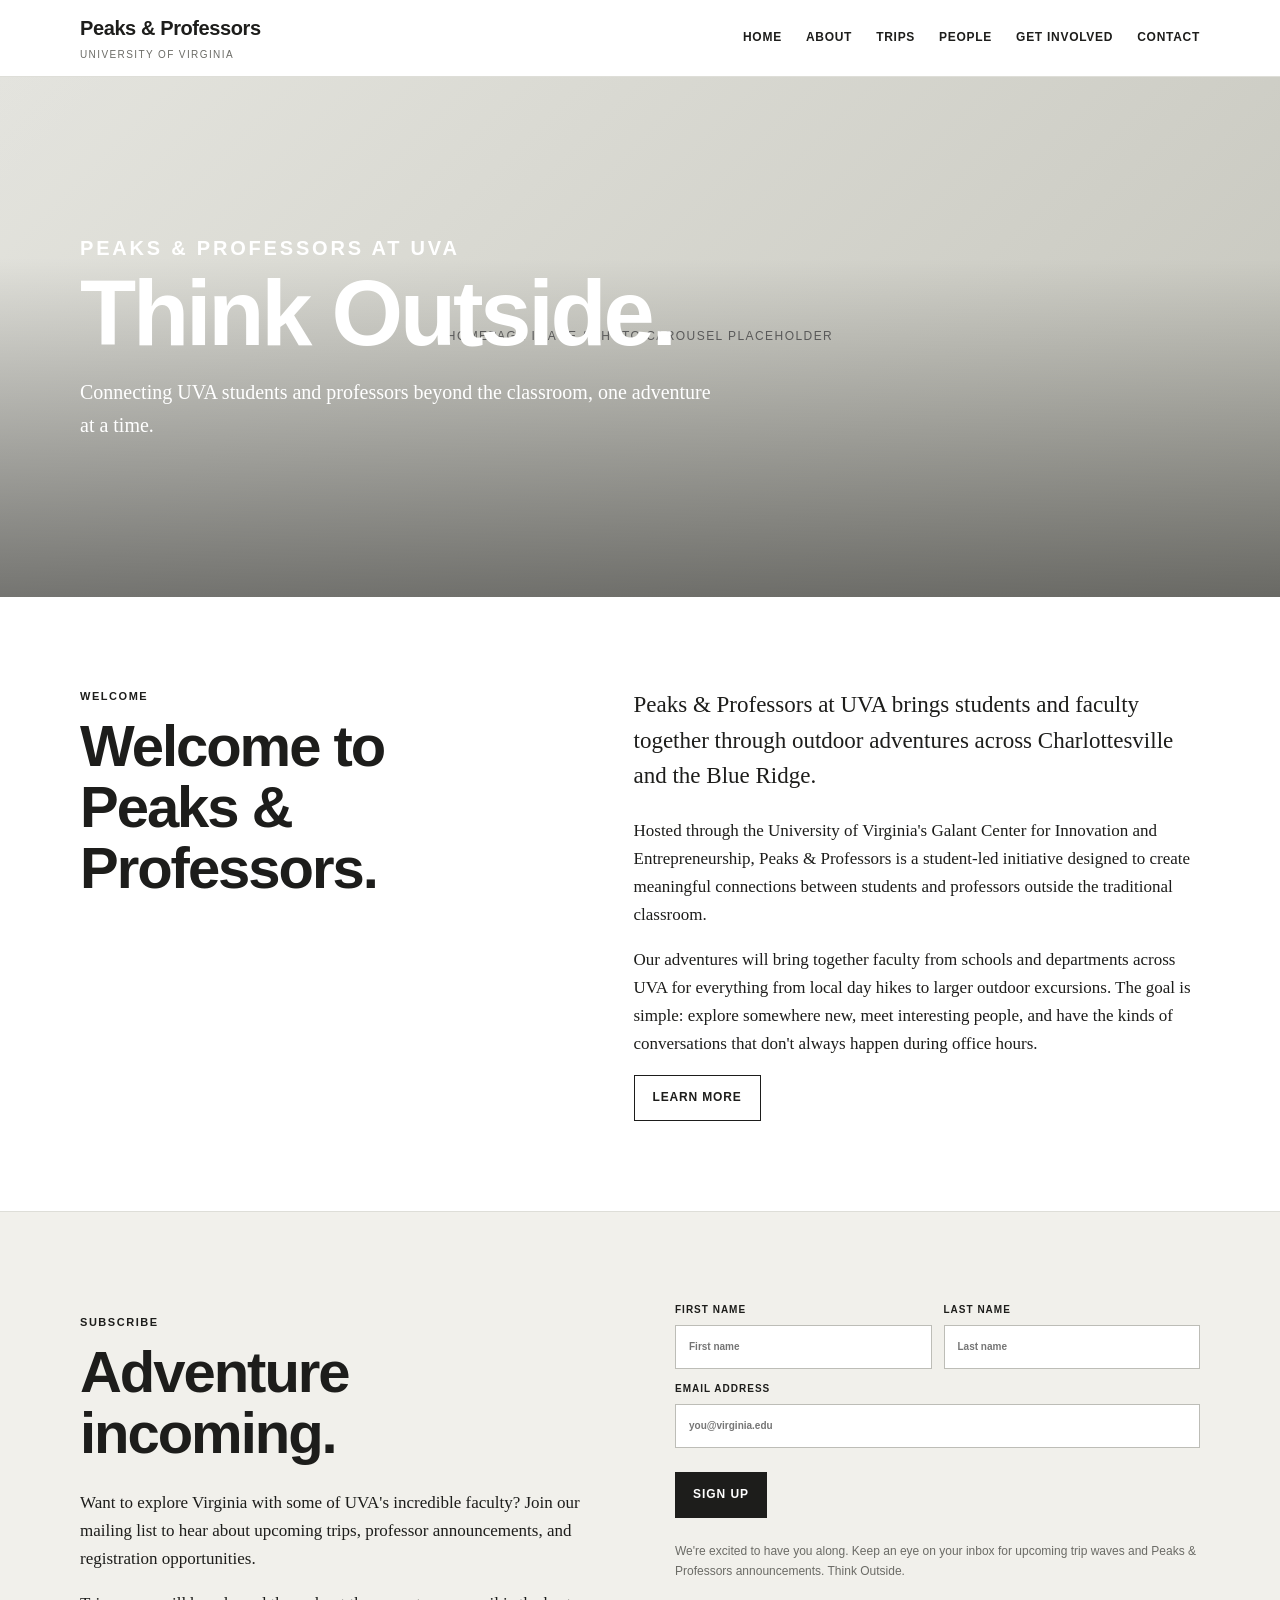
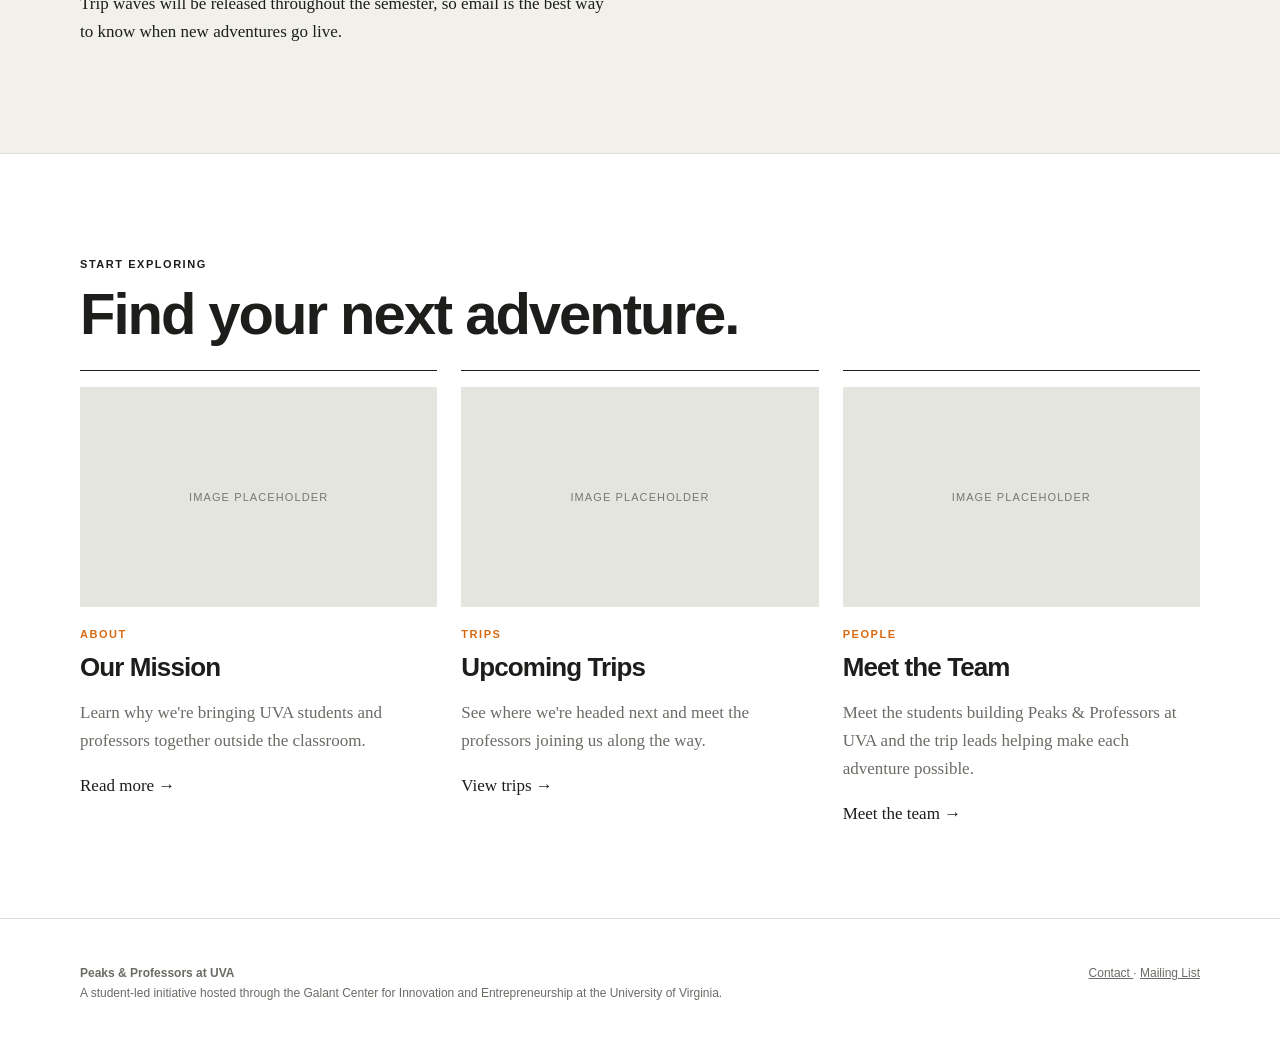
<file: Downloads/peaks-profs-uva-starter-v3/index.html>
<!doctype html>
<html lang="en">
<head>
<meta charset="utf-8">
<meta name="viewport" content="width=device-width,initial-scale=1">
<title>Home | Peaks & Professors UVA</title>
<link rel="stylesheet" href="styles.css">
</head>

<body>

<header>
  <div class="wrap header-inner">
    <a class="brand" href="index.html">
      Peaks &amp; Professors
      <small>UNIVERSITY OF VIRGINIA</small>
    </a>

    <button class="menu" aria-expanded="false">MENU</button>

    <nav>
      <a href="index.html">HOME</a>
      <a href="about.html">ABOUT</a>
      <a href="trips.html">TRIPS</a>
      <a href="people.html">PEOPLE</a>
      <a href="join.html">GET INVOLVED</a>
      <a href="contact.html">CONTACT</a>
    </nav>
  </div>
</header>


<main>

<!-- HERO -->
<section class="hero">
  <div class="image-placeholder">
    HOMEPAGE IMAGE / PHOTO CAROUSEL PLACEHOLDER
  </div>

  <div class="wrap hero-copy">
    <div>
      <p class="eyebrow">PEAKS &amp; PROFESSORS AT UVA</p>

      <h1>Think Outside.</h1>

      <p>
        Connecting UVA students and professors beyond the classroom,
        one adventure at a time.
      </p>
    </div>
  </div>
</section>


<!-- WELCOME -->
<section class="section">
  <div class="wrap two-col">

    <div>
      <p class="section-label">WELCOME</p>

      <h2>
        Welcome to Peaks &amp; Professors.
      </h2>
    </div>

    <div>

      <p class="lead">
        Peaks &amp; Professors at UVA brings students and faculty together
        through outdoor adventures across Charlottesville and the Blue Ridge.
      </p>

      <p>
        Hosted through the University of Virginia's Galant Center for Innovation
        and Entrepreneurship, Peaks &amp; Professors is a student-led initiative
        designed to create meaningful connections between students and professors
        outside the traditional classroom.
      </p>

      <p>
        Our adventures will bring together faculty from schools and departments
        across UVA for everything from local day hikes to larger outdoor excursions.
        The goal is simple: explore somewhere new, meet interesting people, and
        have the kinds of conversations that don't always happen during office hours.
      </p>

      <a class="button" href="about.html">
        LEARN MORE
      </a>

    </div>

  </div>
</section>


<!-- MAILING LIST -->
<section class="section subscribe">

  <div class="wrap subscribe-grid">

    <div>

      <p class="section-label">SUBSCRIBE</p>

      <h2>
        Adventure incoming.
      </h2>

      <p>
        Want to explore Virginia with some of UVA's incredible faculty?
        Join our mailing list to hear about upcoming trips, professor
        announcements, and registration opportunities.
      </p>

      <p>
        Trip waves will be released throughout the semester, so email is
        the best way to know when new adventures go live.
      </p>

    </div>


    <form class="demo-form form-grid">

      <label>
        FIRST NAME
        <input
          placeholder="First name"
          required
        >
      </label>

      <label>
        LAST NAME
        <input
          placeholder="Last name"
          required
        >
      </label>

      <label class="full">
        EMAIL ADDRESS
        <input
          type="email"
          placeholder="you@virginia.edu"
          required
        >
      </label>

      <div>
        <button type="submit">
          SIGN UP
        </button>
      </div>

      <p class="form-note">
        We're excited to have you along. Keep an eye on your inbox for
        upcoming trip waves and Peaks &amp; Professors announcements.
        Think Outside.
      </p>

    </form>

  </div>

</section>


<!-- START EXPLORING -->
<section class="section">

  <div class="wrap">

    <p class="section-label">
      START EXPLORING
    </p>

    <h2>
      Find your next adventure.
    </h2>


    <div class="card-grid">


      <!-- ABOUT CARD -->
      <article class="card">

        <div class="card-image">
          IMAGE PLACEHOLDER
        </div>

        <p class="meta">
          ABOUT
        </p>

        <h3>
          Our Mission
        </h3>

        <p>
          Learn why we're bringing UVA students and professors together
          outside the classroom.
        </p>

        <a href="about.html#mission">
          Read more →
        </a>

      </article>


      <!-- TRIPS CARD -->
      <article class="card">

        <div class="card-image">
          IMAGE PLACEHOLDER
        </div>

        <p class="meta">
          TRIPS
        </p>

        <h3>
          Upcoming Trips
        </h3>

        <p>
          See where we're headed next and meet the professors joining us
          along the way.
        </p>

        <a href="trips.html#upcoming">
          View trips →
        </a>

      </article>


      <!-- PEOPLE CARD -->
      <article class="card">

        <div class="card-image">
          IMAGE PLACEHOLDER
        </div>

        <p class="meta">
          PEOPLE
        </p>

        <h3>
          Meet the Team
        </h3>

        <p>
          Meet the students building Peaks &amp; Professors at UVA and the
          trip leads helping make each adventure possible.
        </p>

        <a href="people.html">
          Meet the team →
        </a>

      </article>


    </div>

  </div>

</section>

</main>


<footer class="footer">

  <div class="wrap footer-grid">

    <div>

      <strong>
        Peaks &amp; Professors at UVA
      </strong>

      <br>

      A student-led initiative hosted through the
      Galant Center for Innovation and Entrepreneurship
      at the University of Virginia.

    </div>


    <div>

      <a href="contact.html">
        Contact
      </a>

      ·

      <a href="join.html">
        Mailing List
      </a>

    </div>

  </div>

</footer>


<script src="script.js"></script>

</body>
</html>
</file>
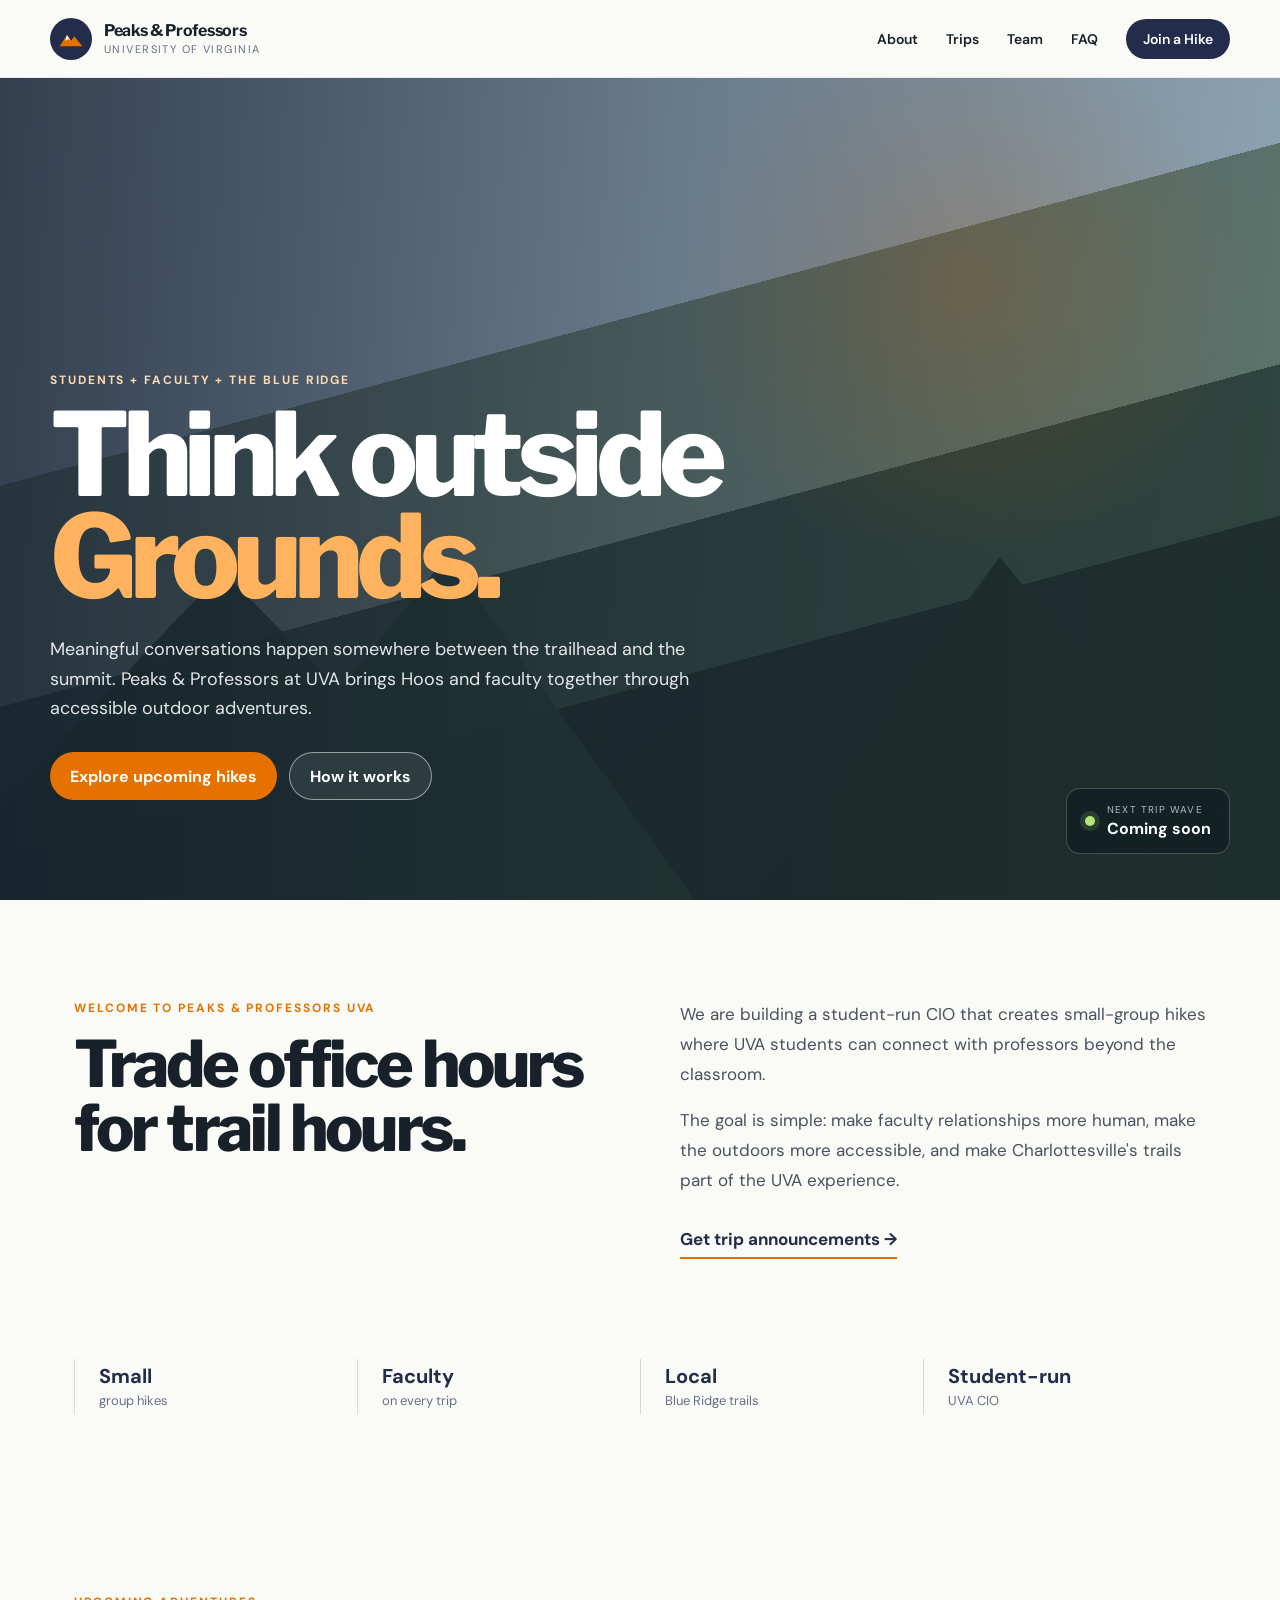
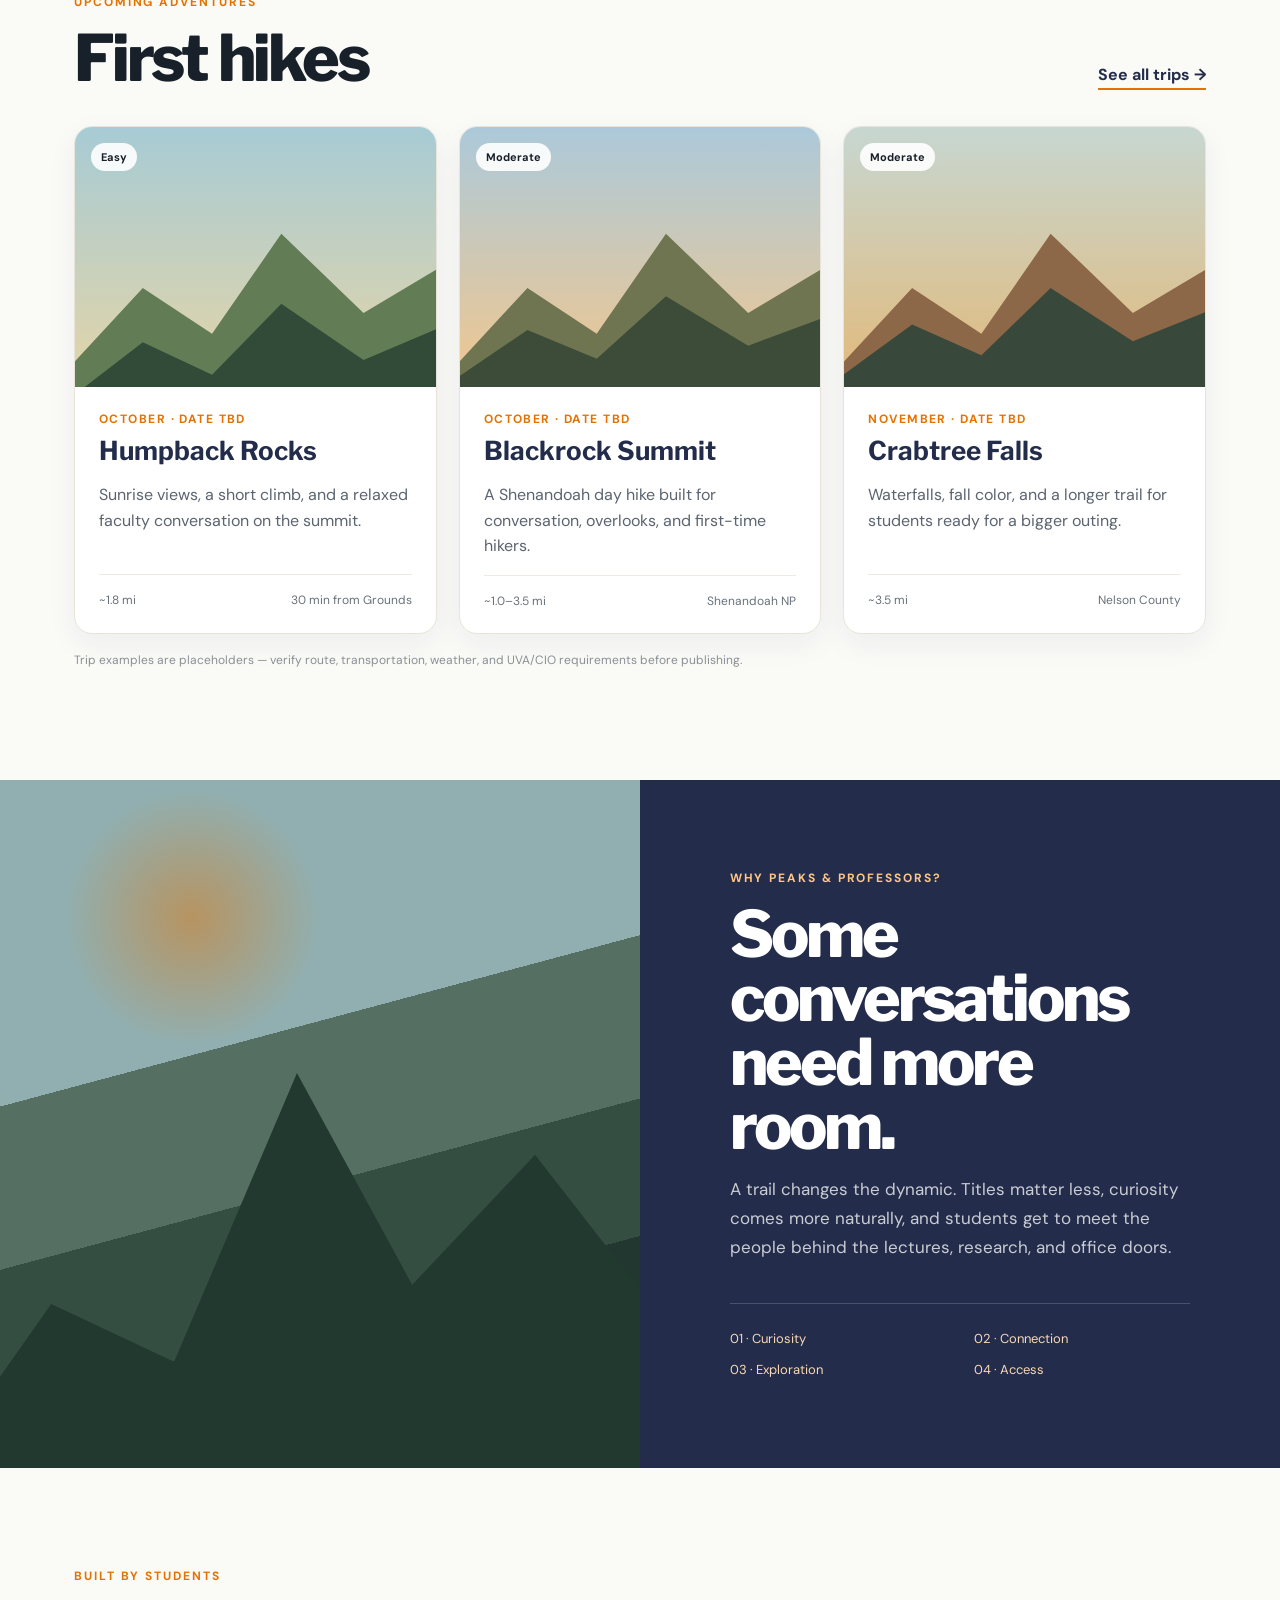
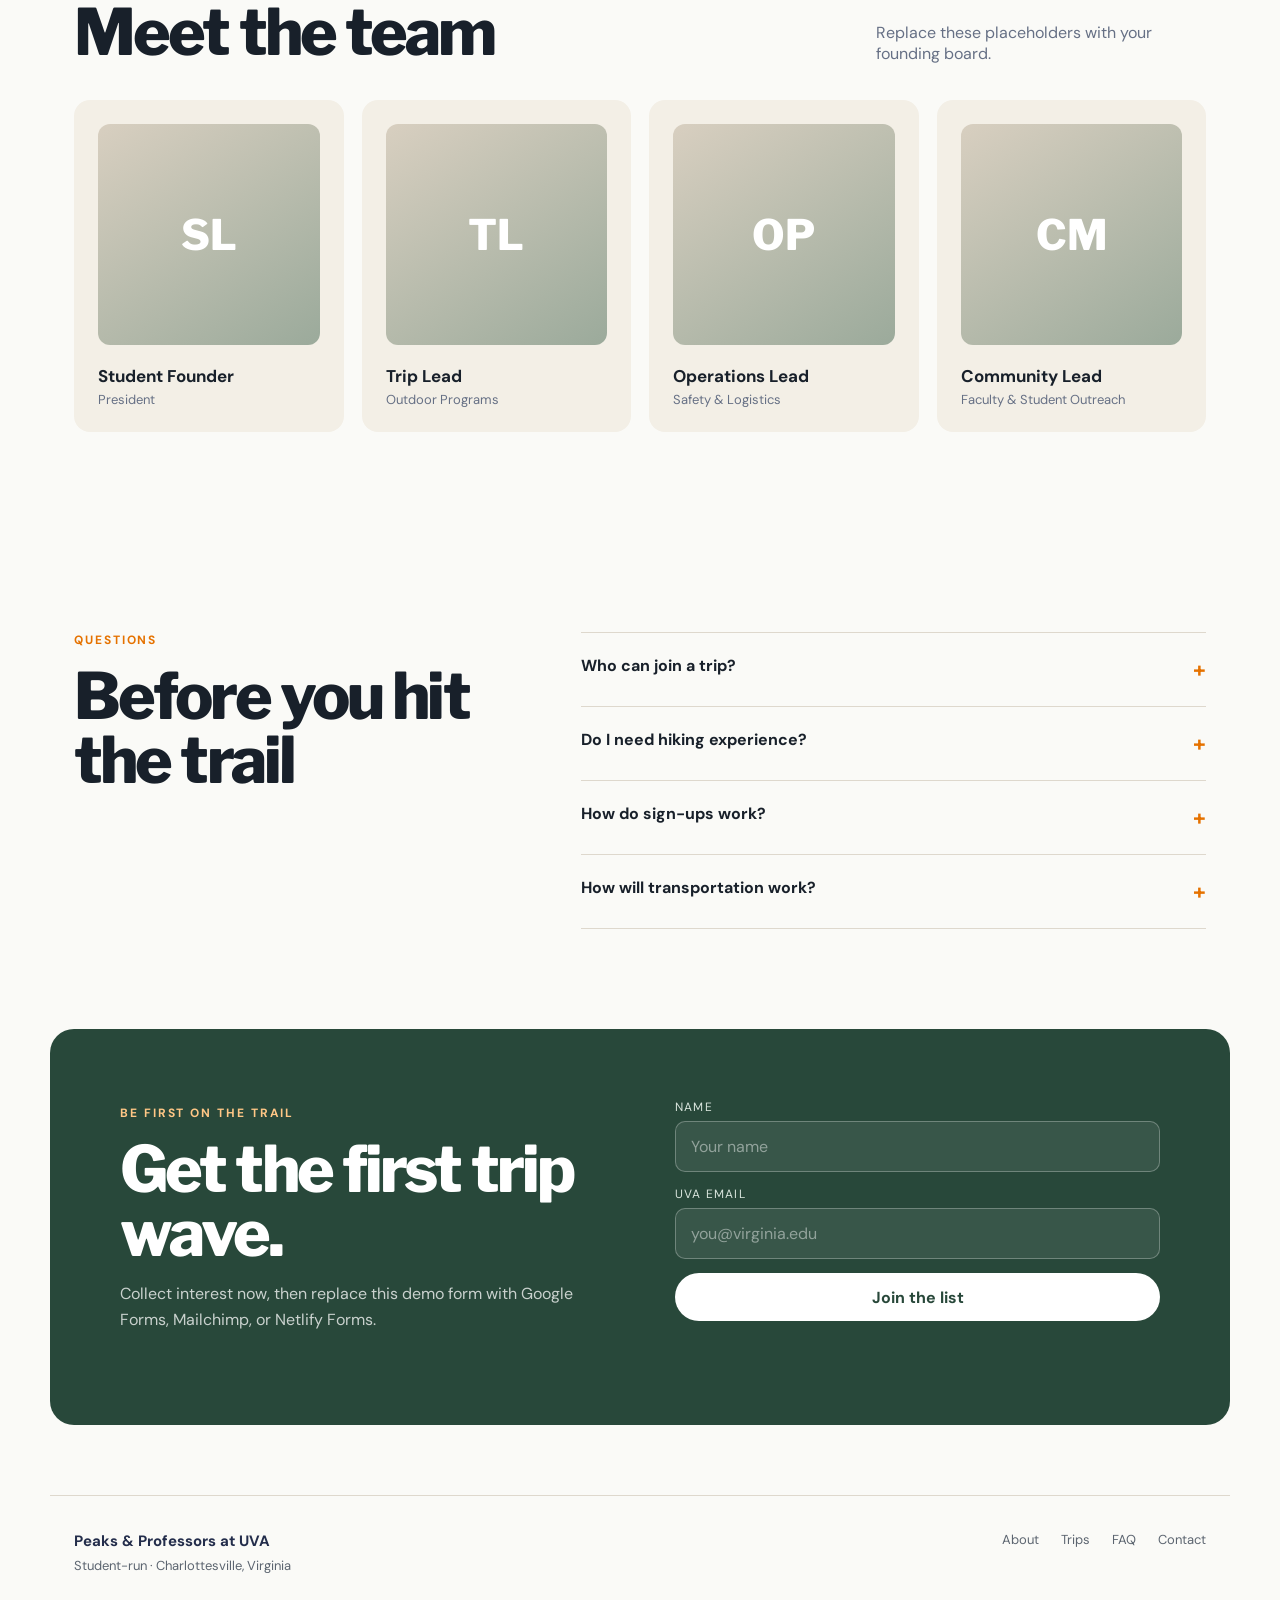
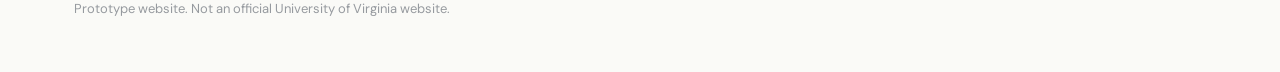
<file: Downloads/uva-peaks-profs-starter/index.html>
<!doctype html>
<html lang="en">
<head>
  <meta charset="utf-8" />
  <meta name="viewport" content="width=device-width, initial-scale=1" />
  <meta name="description" content="Peaks & Professors at UVA — bringing students and faculty together outdoors." />
  <title>Peaks & Professors at UVA</title>
  <link rel="preconnect" href="https://fonts.googleapis.com">
  <link rel="preconnect" href="https://fonts.gstatic.com" crossorigin>
  <link href="https://fonts.googleapis.com/css2?family=DM+Sans:wght@400;500;600;700&family=Libre+Franklin:wght@600;700;800&display=swap" rel="stylesheet">
  <link rel="stylesheet" href="styles.css" />
</head>
<body>
  <header class="site-header">
    <a class="brand" href="#home" aria-label="Peaks and Professors UVA home">
      <span class="brand-mark" aria-hidden="true">
        <svg viewBox="0 0 64 64" role="img">
          <path d="M4 50 22 22l10 15 8-12 20 25H4Z" fill="currentColor"/>
          <path d="M22 22 18 36l8-4 6 5-10-15Z" fill="#fff"/>
        </svg>
      </span>
      <span>
        <strong>Peaks & Professors</strong>
        <small>University of Virginia</small>
      </span>
    </a>

    <button class="menu-button" aria-expanded="false" aria-controls="site-nav">Menu</button>

    <nav id="site-nav" class="site-nav" aria-label="Primary navigation">
      <a href="#about">About</a>
      <a href="#trips">Trips</a>
      <a href="#team">Team</a>
      <a href="#faq">FAQ</a>
      <a class="nav-cta" href="#join">Join a Hike</a>
    </nav>
  </header>

  <main id="home">
    <section class="hero">
      <div class="hero-overlay"></div>
      <div class="hero-content">
        <p class="eyebrow">Students + faculty + the Blue Ridge</p>
        <h1>Think outside<br><span>Grounds.</span></h1>
        <p class="hero-copy">
          Meaningful conversations happen somewhere between the trailhead and the summit.
          Peaks & Professors at UVA brings Hoos and faculty together through accessible outdoor adventures.
        </p>
        <div class="hero-actions">
          <a class="button button-primary" href="#trips">Explore upcoming hikes</a>
          <a class="button button-secondary" href="#about">How it works</a>
        </div>
      </div>

      <div class="hero-card">
        <span class="status-dot"></span>
        <div>
          <p class="mini-label">Next trip wave</p>
          <strong>Coming soon</strong>
        </div>
      </div>
    </section>

    <section class="intro section" id="about">
      <div>
        <p class="section-kicker">Welcome to Peaks & Professors UVA</p>
        <h2>Trade office hours for trail hours.</h2>
      </div>
      <div class="intro-copy">
        <p>
          We are building a student-run CIO that creates small-group hikes where UVA students can
          connect with professors beyond the classroom.
        </p>
        <p>
          The goal is simple: make faculty relationships more human, make the outdoors more accessible,
          and make Charlottesville's trails part of the UVA experience.
        </p>
        <a class="text-link" href="#join">Get trip announcements →</a>
      </div>
    </section>

    <section class="stats-strip" aria-label="Organization highlights">
      <article><strong>Small</strong><span>group hikes</span></article>
      <article><strong>Faculty</strong><span>on every trip</span></article>
      <article><strong>Local</strong><span>Blue Ridge trails</span></article>
      <article><strong>Student-run</strong><span>UVA CIO</span></article>
    </section>

    <section class="section trips-section" id="trips">
      <div class="section-heading">
        <div>
          <p class="section-kicker">Upcoming adventures</p>
          <h2>First hikes</h2>
        </div>
        <a class="text-link" href="#join">See all trips →</a>
      </div>

      <div class="card-grid">
        <article class="trip-card">
          <div class="trip-image trip-image-1">
            <span class="difficulty">Easy</span>
          </div>
          <div class="trip-body">
            <p class="trip-date">October · Date TBD</p>
            <h3>Humpback Rocks</h3>
            <p>Sunrise views, a short climb, and a relaxed faculty conversation on the summit.</p>
            <div class="trip-meta">
              <span>~1.8 mi</span><span>30 min from Grounds</span>
            </div>
          </div>
        </article>

        <article class="trip-card">
          <div class="trip-image trip-image-2">
            <span class="difficulty">Moderate</span>
          </div>
          <div class="trip-body">
            <p class="trip-date">October · Date TBD</p>
            <h3>Blackrock Summit</h3>
            <p>A Shenandoah day hike built for conversation, overlooks, and first-time hikers.</p>
            <div class="trip-meta">
              <span>~1.0–3.5 mi</span><span>Shenandoah NP</span>
            </div>
          </div>
        </article>

        <article class="trip-card">
          <div class="trip-image trip-image-3">
            <span class="difficulty">Moderate</span>
          </div>
          <div class="trip-body">
            <p class="trip-date">November · Date TBD</p>
            <h3>Crabtree Falls</h3>
            <p>Waterfalls, fall color, and a longer trail for students ready for a bigger outing.</p>
            <div class="trip-meta">
              <span>~3.5 mi</span><span>Nelson County</span>
            </div>
          </div>
        </article>
      </div>
      <p class="fine-print">Trip examples are placeholders — verify route, transportation, weather, and UVA/CIO requirements before publishing.</p>
    </section>

    <section class="feature-band">
      <div class="feature-photo" role="img" aria-label="Abstract mountain landscape placeholder"></div>
      <div class="feature-copy">
        <p class="section-kicker light">Why Peaks & Professors?</p>
        <h2>Some conversations need more room.</h2>
        <p>
          A trail changes the dynamic. Titles matter less, curiosity comes more naturally,
          and students get to meet the people behind the lectures, research, and office doors.
        </p>
        <div class="feature-list">
          <span>01 · Curiosity</span>
          <span>02 · Connection</span>
          <span>03 · Exploration</span>
          <span>04 · Access</span>
        </div>
      </div>
    </section>

    <section class="section team-section" id="team">
      <div class="section-heading">
        <div>
          <p class="section-kicker">Built by students</p>
          <h2>Meet the team</h2>
        </div>
        <p class="section-note">Replace these placeholders with your founding board.</p>
      </div>

      <div class="team-grid">
        <article class="person">
          <div class="avatar">SL</div>
          <h3>Student Founder</h3>
          <p>President</p>
        </article>
        <article class="person">
          <div class="avatar">TL</div>
          <h3>Trip Lead</h3>
          <p>Outdoor Programs</p>
        </article>
        <article class="person">
          <div class="avatar">OP</div>
          <h3>Operations Lead</h3>
          <p>Safety & Logistics</p>
        </article>
        <article class="person">
          <div class="avatar">CM</div>
          <h3>Community Lead</h3>
          <p>Faculty & Student Outreach</p>
        </article>
      </div>
    </section>

    <section class="section faq-section" id="faq">
      <div>
        <p class="section-kicker">Questions</p>
        <h2>Before you hit the trail</h2>
      </div>
      <div class="accordion">
        <details>
          <summary>Who can join a trip?</summary>
          <p>Draft policy: current UVA students, with faculty participation coordinated by the organization. Update this language after confirming CIO and university requirements.</p>
        </details>
        <details>
          <summary>Do I need hiking experience?</summary>
          <p>No. Publish a clear distance, elevation, pace, and difficulty rating for every trip so students can choose an outing that fits them.</p>
        </details>
        <details>
          <summary>How do sign-ups work?</summary>
          <p>For launch, a simple form plus email confirmation is enough. Later, you can add capacity limits, waitlists, waivers, and automated trip emails.</p>
        </details>
        <details>
          <summary>How will transportation work?</summary>
          <p>Finalize transportation and driver policies with UVA/CIO guidance before trips go live, then describe the process clearly on each trip page.</p>
        </details>
      </div>
    </section>

    <section class="join-section" id="join">
      <div>
        <p class="section-kicker light">Be first on the trail</p>
        <h2>Get the first trip wave.</h2>
        <p>Collect interest now, then replace this demo form with Google Forms, Mailchimp, or Netlify Forms.</p>
      </div>
      <form class="signup-form" id="demo-form">
        <label>
          <span>Name</span>
          <input type="text" name="name" placeholder="Your name" required>
        </label>
        <label>
          <span>UVA email</span>
          <input type="email" name="email" placeholder="you@virginia.edu" required>
        </label>
        <button class="button button-light" type="submit">Join the list</button>
        <p class="form-message" aria-live="polite"></p>
      </form>
    </section>
  </main>

  <footer>
    <div>
      <strong>Peaks & Professors at UVA</strong>
      <p>Student-run · Charlottesville, Virginia</p>
    </div>
    <div class="footer-links">
      <a href="#about">About</a>
      <a href="#trips">Trips</a>
      <a href="#faq">FAQ</a>
      <a href="mailto:your-email@virginia.edu">Contact</a>
    </div>
    <p class="footer-note">Prototype website. Not an official University of Virginia website.</p>
  </footer>

  <script src="script.js"></script>
</body>
</html>
</file>
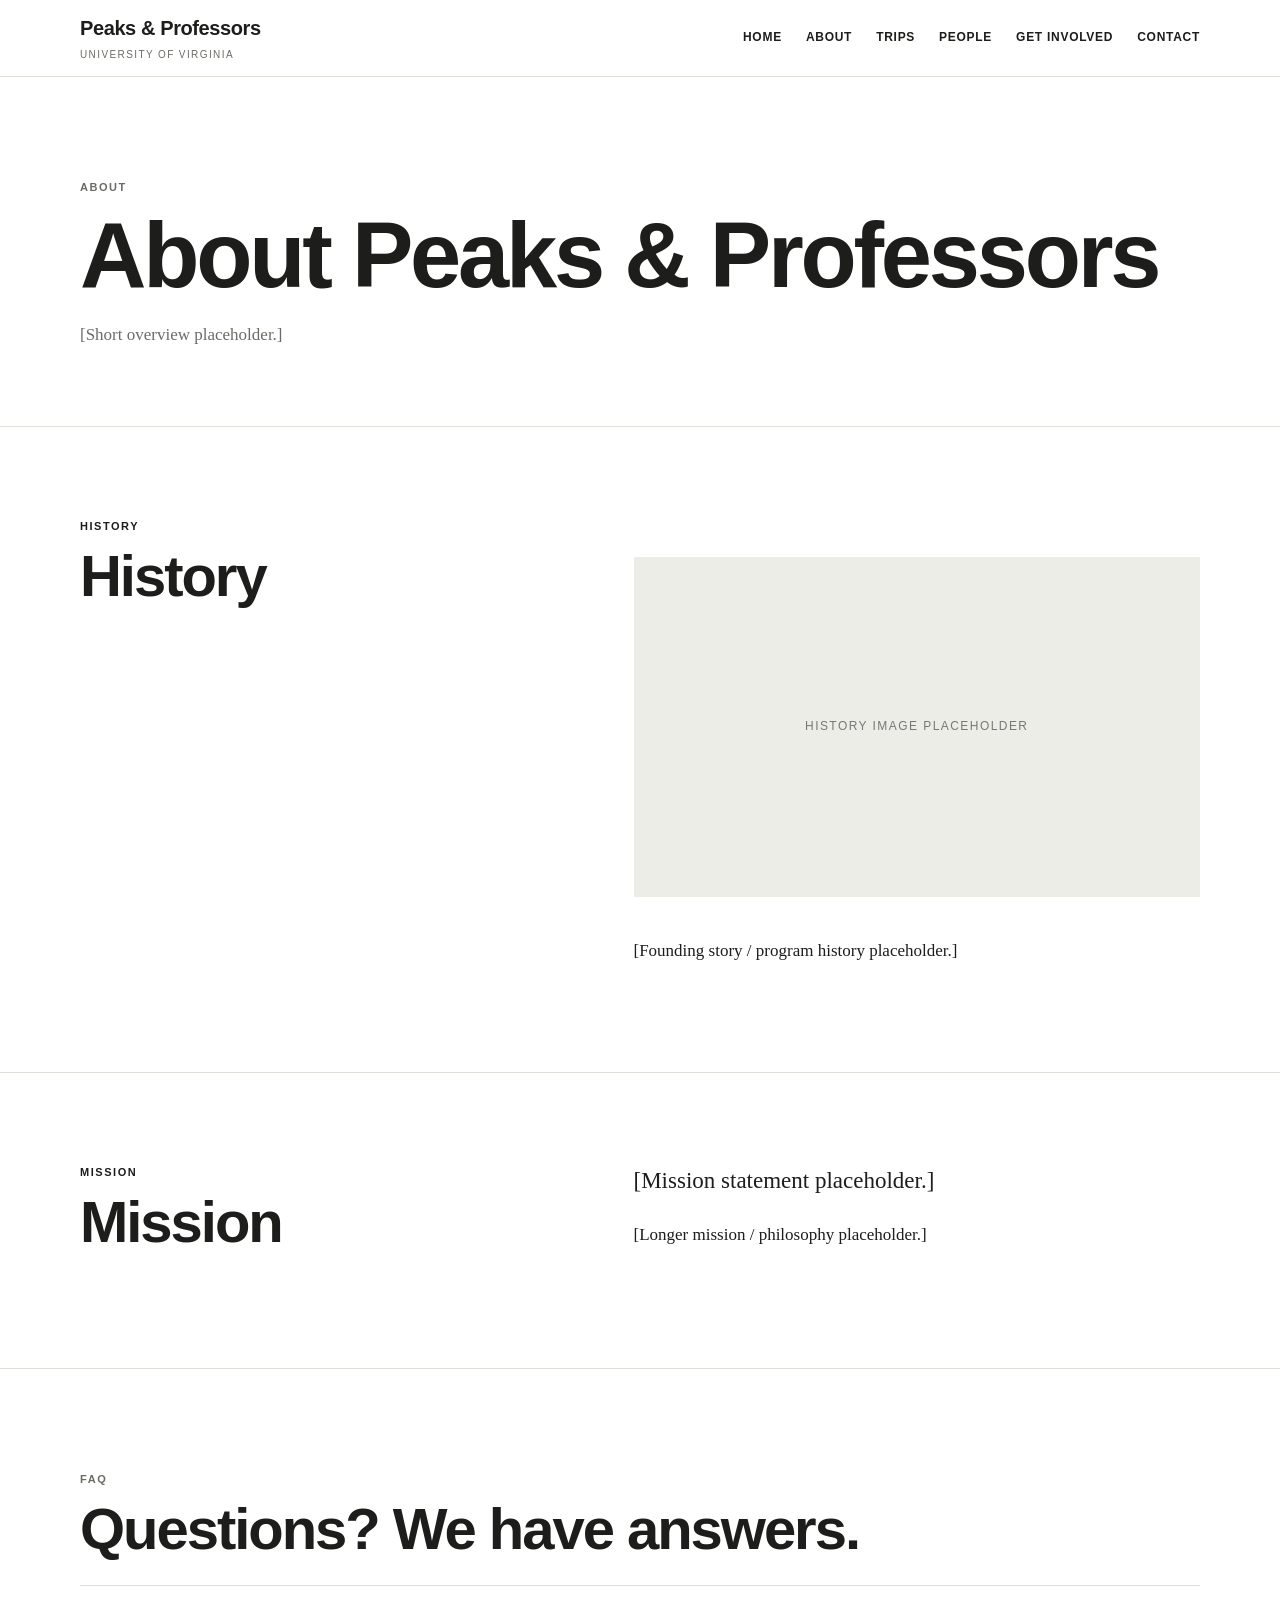
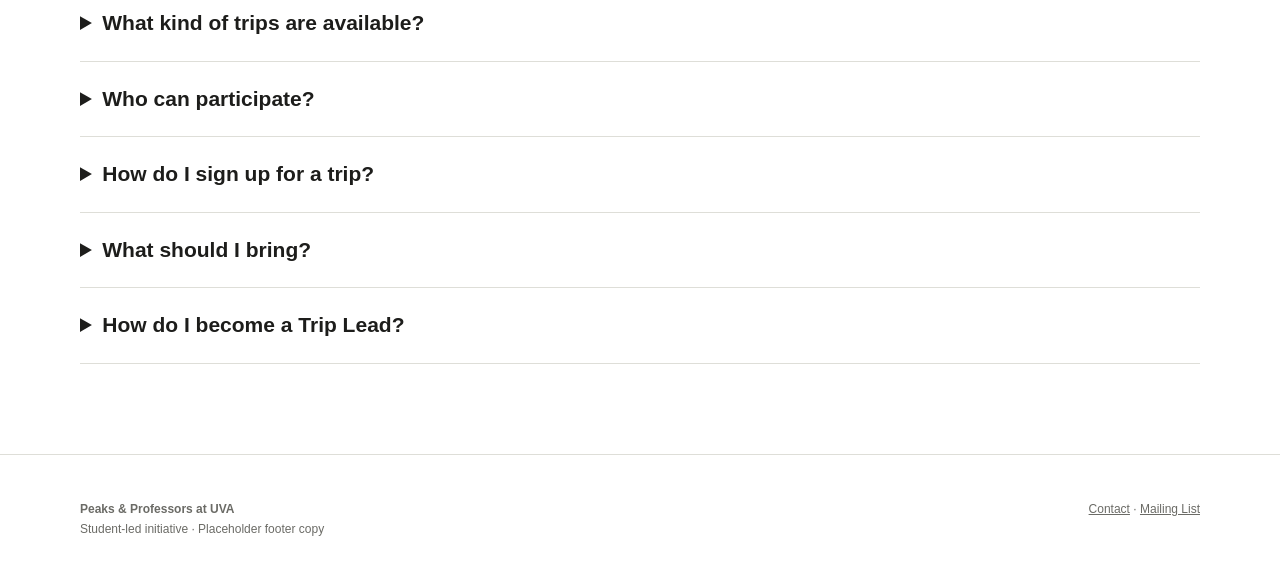
<file: Downloads/peaks-profs-uva-starter-v3/about.html>
<!doctype html>
<html lang="en">
<head>
<meta charset="utf-8">
<meta name="viewport" content="width=device-width,initial-scale=1">
<title>About | Peaks & Professors UVA</title>
<link rel="stylesheet" href="styles.css">
</head>
<body>

<header>
  <div class="wrap header-inner">
    <a class="brand" href="index.html">Peaks &amp; Professors<small>UNIVERSITY OF VIRGINIA</small></a>
    <button class="menu" aria-expanded="false">MENU</button>
    <nav>
      <a href="index.html">HOME</a>
      <a href="about.html">ABOUT</a>
      <a href="trips.html">TRIPS</a>
      <a href="people.html">PEOPLE</a>
      <a href="join.html">GET INVOLVED</a>
      <a href="contact.html">CONTACT</a>
    </nav>
  </div>
</header>

<main>
<section class="page-head"><div class="wrap"><p class="section-label">ABOUT</p><h1>About Peaks &amp; Professors</h1><p>[Short overview placeholder.]</p></div></section>
<section class="section" id="history"><div class="wrap two-col"><div><p class="section-label">HISTORY</p><h2>History</h2></div><div><div class="placeholder-banner">HISTORY IMAGE PLACEHOLDER</div><p>[Founding story / program history placeholder.]</p></div></div></section>
<section class="section" id="mission"><div class="wrap two-col"><div><p class="section-label">MISSION</p><h2>Mission</h2></div><div><p class="lead">[Mission statement placeholder.]</p><p>[Longer mission / philosophy placeholder.]</p></div></div></section>
<section class="section faq" id="faq"><div class="wrap"><p class="section-label">FAQ</p><h2>Questions? We have answers.</h2>
<details><summary>What kind of trips are available?</summary><p>[Answer placeholder.]</p></details>
<details><summary>Who can participate?</summary><p>[Answer placeholder.]</p></details>
<details><summary>How do I sign up for a trip?</summary><p>[Answer placeholder.]</p></details>
<details><summary>What should I bring?</summary><p>[Answer placeholder.]</p></details>
<details><summary>How do I become a Trip Lead?</summary><p>[Answer placeholder.]</p></details>
</div></section>
</main>

<footer class="footer">
  <div class="wrap footer-grid">
    <div>
      <strong>Peaks &amp; Professors at UVA</strong><br>
      Student-led initiative · Placeholder footer copy
    </div>
    <div>
      <a href="contact.html">Contact</a> ·
      <a href="join.html">Mailing List</a>
    </div>
  </div>
</footer>
<script src="script.js"></script>

</body></html>
</file>
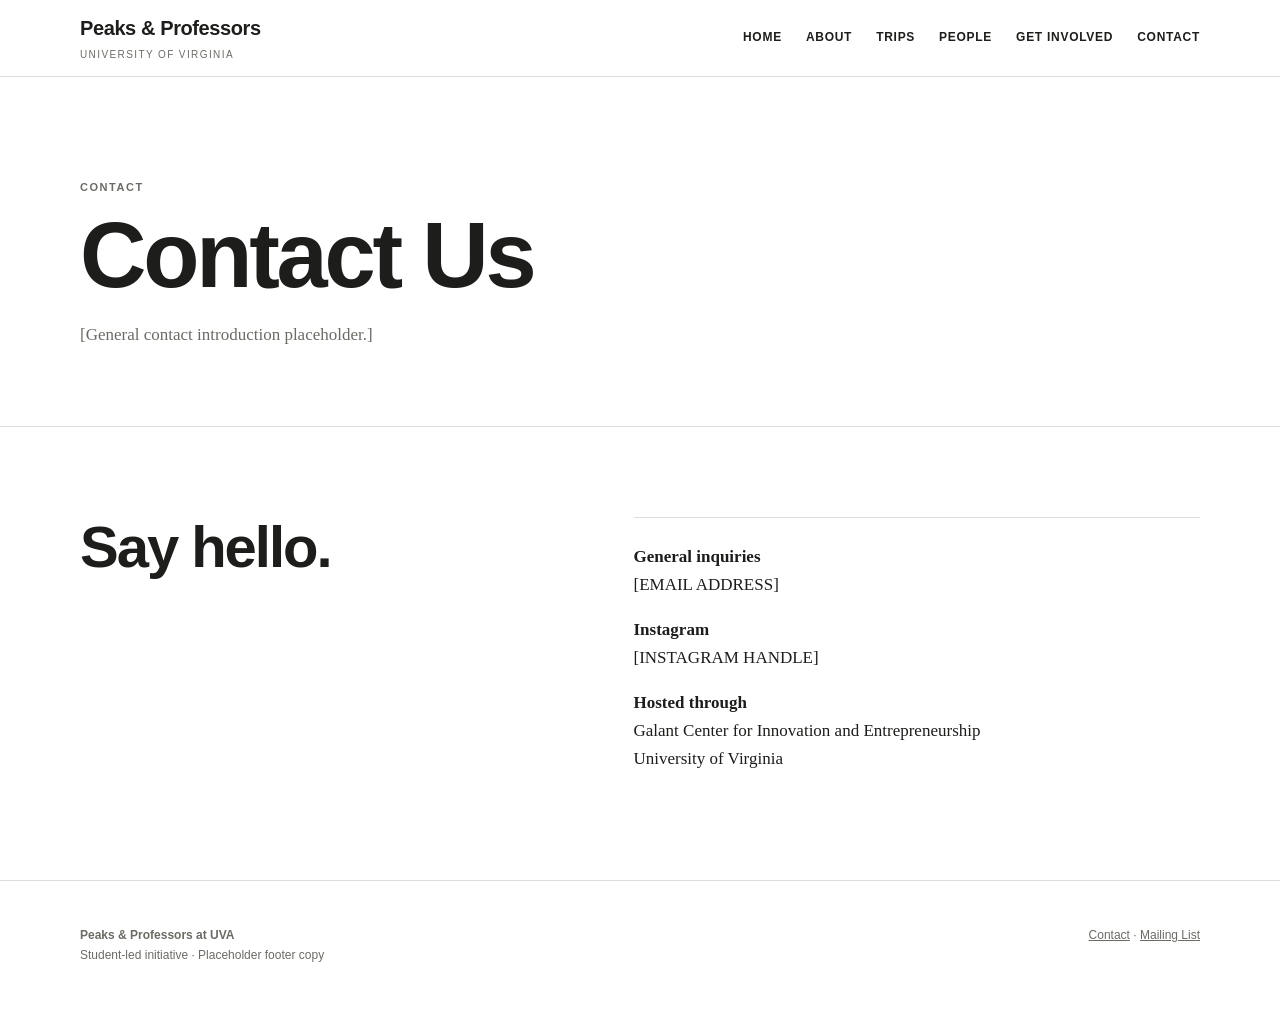
<file: Downloads/peaks-profs-uva-starter-v3/contact.html>
<!doctype html>
<html lang="en">
<head>
<meta charset="utf-8">
<meta name="viewport" content="width=device-width,initial-scale=1">
<title>Contact | Peaks & Professors UVA</title>
<link rel="stylesheet" href="styles.css">
</head>
<body>

<header>
  <div class="wrap header-inner">
    <a class="brand" href="index.html">Peaks &amp; Professors<small>UNIVERSITY OF VIRGINIA</small></a>
    <button class="menu" aria-expanded="false">MENU</button>
    <nav>
      <a href="index.html">HOME</a>
      <a href="about.html">ABOUT</a>
      <a href="trips.html">TRIPS</a>
      <a href="people.html">PEOPLE</a>
      <a href="join.html">GET INVOLVED</a>
      <a href="contact.html">CONTACT</a>
    </nav>
  </div>
</header>

<main>
<section class="page-head"><div class="wrap"><p class="section-label">CONTACT</p><h1>Contact Us</h1><p>[General contact introduction placeholder.]</p></div></section>
<section class="section"><div class="wrap two-col"><div><h2>Say hello.</h2></div><div class="contact-box">
<p><strong>General inquiries</strong><br>[EMAIL ADDRESS]</p>
<p><strong>Instagram</strong><br>[INSTAGRAM HANDLE]</p>
<p><strong>Hosted through</strong><br>Galant Center for Innovation and Entrepreneurship<br>University of Virginia</p>
</div></div></section>
</main>

<footer class="footer">
  <div class="wrap footer-grid">
    <div>
      <strong>Peaks &amp; Professors at UVA</strong><br>
      Student-led initiative · Placeholder footer copy
    </div>
    <div>
      <a href="contact.html">Contact</a> ·
      <a href="join.html">Mailing List</a>
    </div>
  </div>
</footer>
<script src="script.js"></script>

</body></html>
</file>
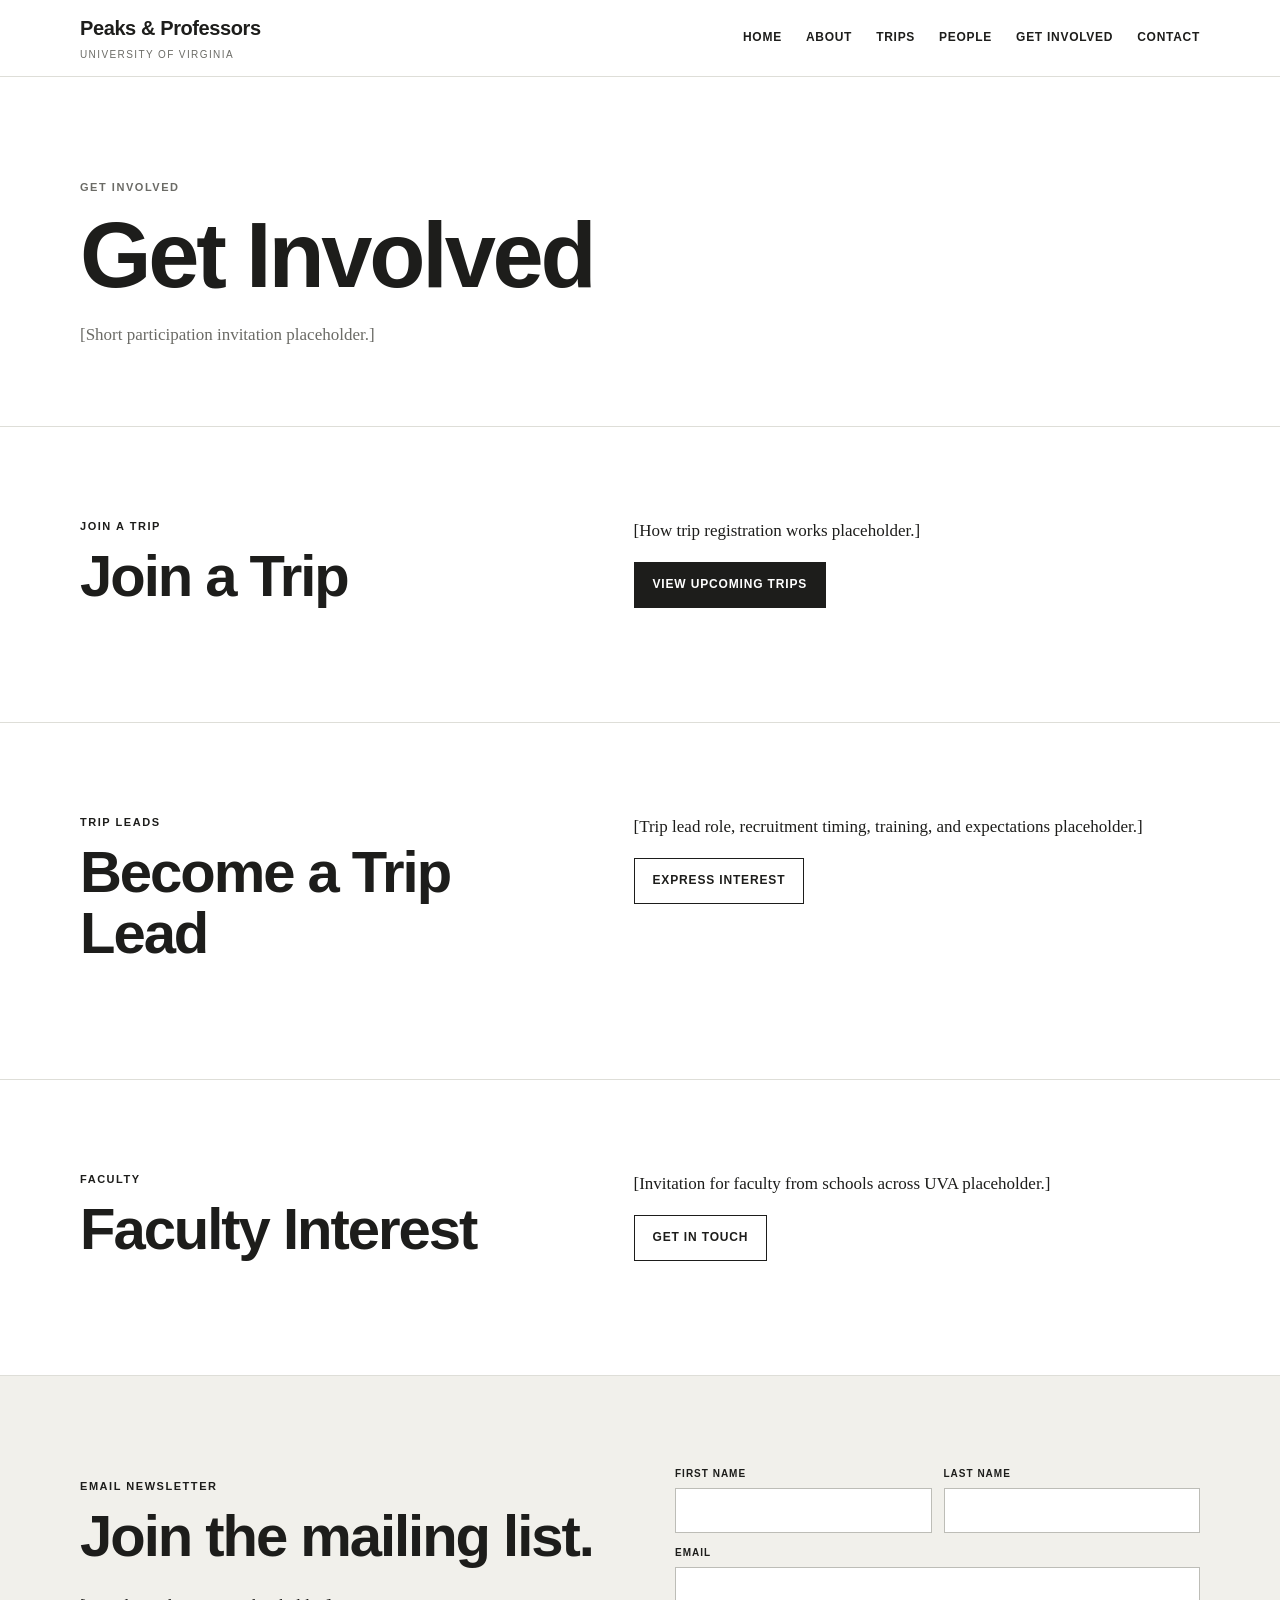
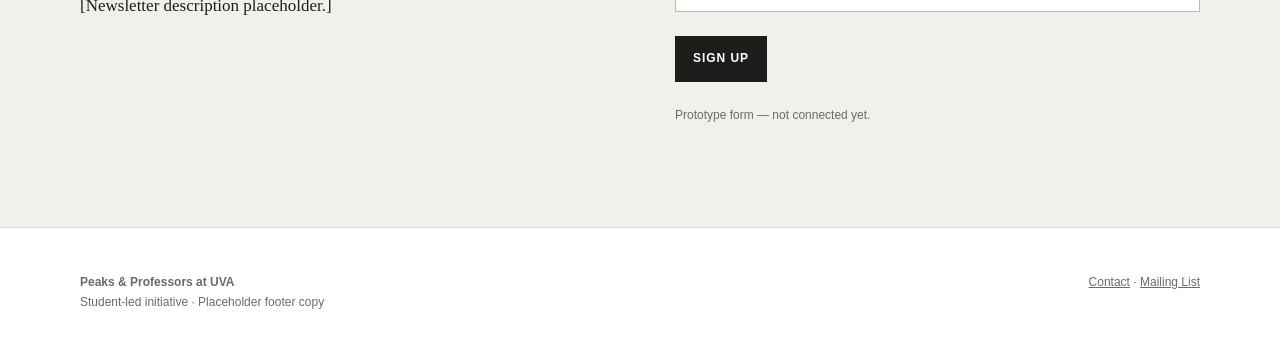
<file: Downloads/peaks-profs-uva-starter-v3/join.html>
<!doctype html>
<html lang="en">
<head>
<meta charset="utf-8">
<meta name="viewport" content="width=device-width,initial-scale=1">
<title>Get Involved | Peaks & Professors UVA</title>
<link rel="stylesheet" href="styles.css">
</head>
<body>

<header>
  <div class="wrap header-inner">
    <a class="brand" href="index.html">Peaks &amp; Professors<small>UNIVERSITY OF VIRGINIA</small></a>
    <button class="menu" aria-expanded="false">MENU</button>
    <nav>
      <a href="index.html">HOME</a>
      <a href="about.html">ABOUT</a>
      <a href="trips.html">TRIPS</a>
      <a href="people.html">PEOPLE</a>
      <a href="join.html">GET INVOLVED</a>
      <a href="contact.html">CONTACT</a>
    </nav>
  </div>
</header>

<main>
<section class="page-head"><div class="wrap"><p class="section-label">GET INVOLVED</p><h1>Get Involved</h1><p>[Short participation invitation placeholder.]</p></div></section>
<section class="section" id="join-trip"><div class="wrap two-col"><div><p class="section-label">JOIN A TRIP</p><h2>Join a Trip</h2></div><div><p>[How trip registration works placeholder.]</p><a class="button dark" href="trips.html">VIEW UPCOMING TRIPS</a></div></div></section>
<section class="section" id="trip-lead"><div class="wrap two-col"><div><p class="section-label">TRIP LEADS</p><h2>Become a Trip Lead</h2></div><div><p>[Trip lead role, recruitment timing, training, and expectations placeholder.]</p><a class="button" href="contact.html">EXPRESS INTEREST</a></div></div></section>
<section class="section" id="faculty-interest"><div class="wrap two-col"><div><p class="section-label">FACULTY</p><h2>Faculty Interest</h2></div><div><p>[Invitation for faculty from schools across UVA placeholder.]</p><a class="button" href="contact.html">GET IN TOUCH</a></div></div></section>
<section class="section subscribe"><div class="wrap subscribe-grid"><div><p class="section-label">EMAIL NEWSLETTER</p><h2>Join the mailing list.</h2><p>[Newsletter description placeholder.]</p></div>
<form class="demo-form form-grid"><label>FIRST NAME<input required></label><label>LAST NAME<input required></label><label class="full">EMAIL<input type="email" required></label><div><button>SIGN UP</button></div><p class="form-note">Prototype form — not connected yet.</p></form></div></section>
</main>

<footer class="footer">
  <div class="wrap footer-grid">
    <div>
      <strong>Peaks &amp; Professors at UVA</strong><br>
      Student-led initiative · Placeholder footer copy
    </div>
    <div>
      <a href="contact.html">Contact</a> ·
      <a href="join.html">Mailing List</a>
    </div>
  </div>
</footer>
<script src="script.js"></script>

</body></html>
</file>
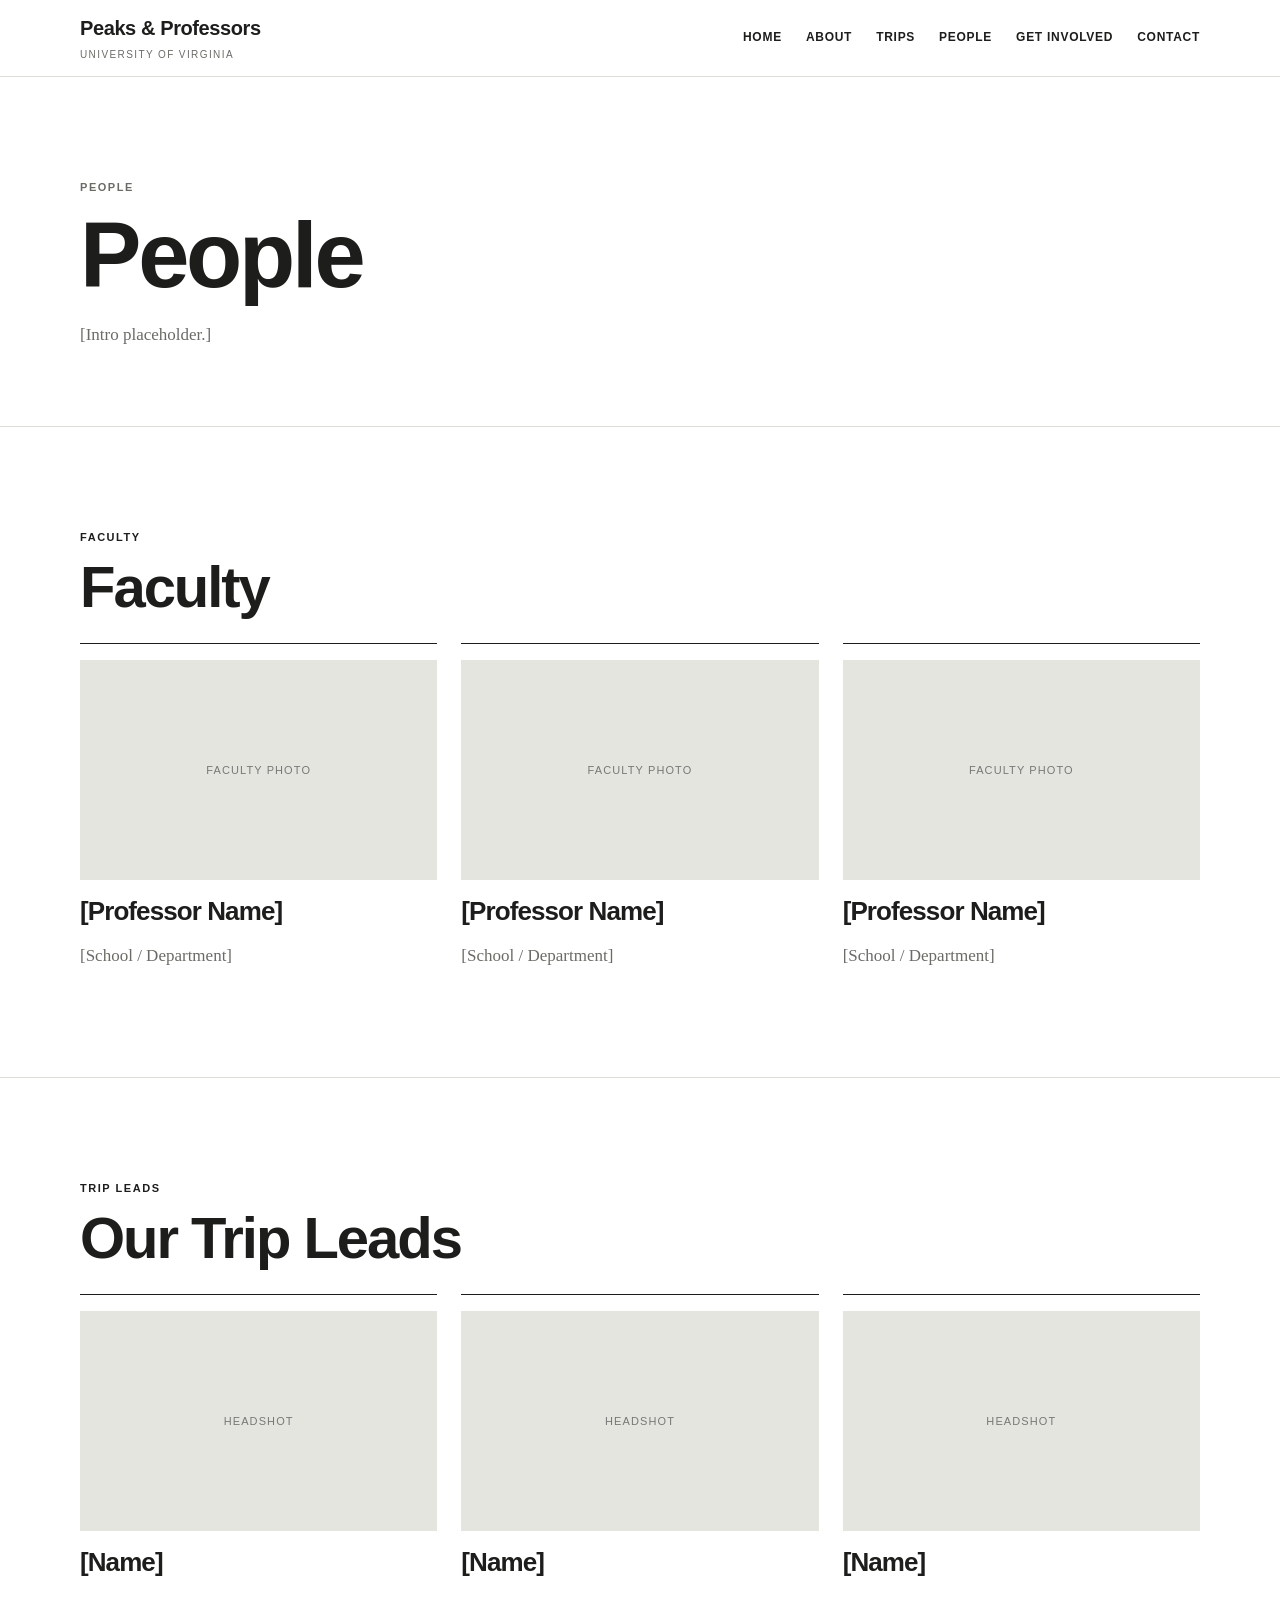
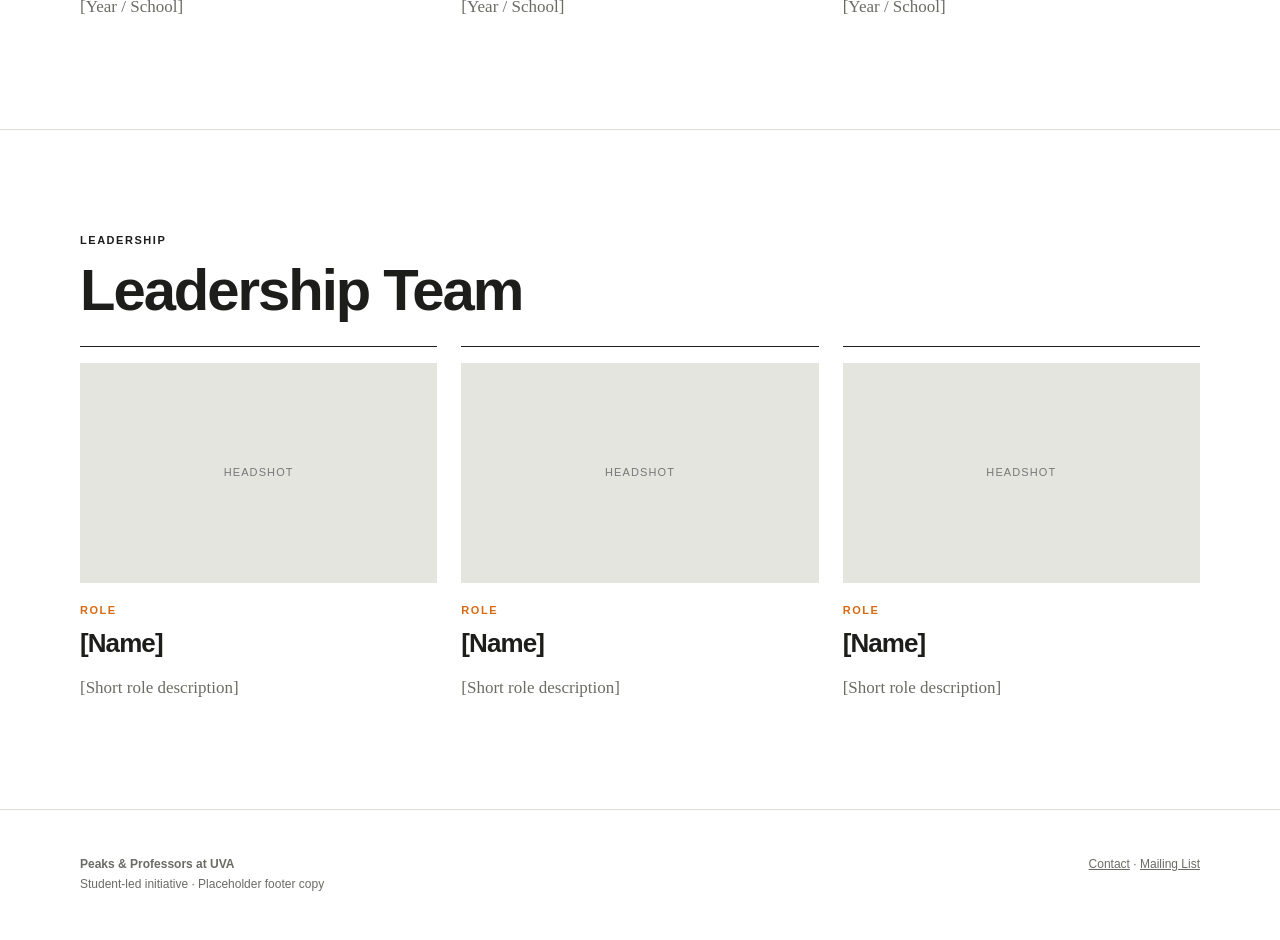
<file: Downloads/peaks-profs-uva-starter-v3/people.html>
<!doctype html>
<html lang="en">
<head>
<meta charset="utf-8">
<meta name="viewport" content="width=device-width,initial-scale=1">
<title>People | Peaks & Professors UVA</title>
<link rel="stylesheet" href="styles.css">
</head>
<body>

<header>
  <div class="wrap header-inner">
    <a class="brand" href="index.html">Peaks &amp; Professors<small>UNIVERSITY OF VIRGINIA</small></a>
    <button class="menu" aria-expanded="false">MENU</button>
    <nav>
      <a href="index.html">HOME</a>
      <a href="about.html">ABOUT</a>
      <a href="trips.html">TRIPS</a>
      <a href="people.html">PEOPLE</a>
      <a href="join.html">GET INVOLVED</a>
      <a href="contact.html">CONTACT</a>
    </nav>
  </div>
</header>

<main>
<section class="page-head"><div class="wrap"><p class="section-label">PEOPLE</p><h1>People</h1><p>[Intro placeholder.]</p></div></section>
<section class="section" id="faculty"><div class="wrap"><p class="section-label">FACULTY</p><h2>Faculty</h2><div class="card-grid">
<article class="card"><div class="card-image">FACULTY PHOTO</div><h3>[Professor Name]</h3><p>[School / Department]</p></article>
<article class="card"><div class="card-image">FACULTY PHOTO</div><h3>[Professor Name]</h3><p>[School / Department]</p></article>
<article class="card"><div class="card-image">FACULTY PHOTO</div><h3>[Professor Name]</h3><p>[School / Department]</p></article>
</div></div></section>
<section class="section" id="trip-leads"><div class="wrap"><p class="section-label">TRIP LEADS</p><h2>Our Trip Leads</h2><div class="card-grid">
<article class="card"><div class="card-image">HEADSHOT</div><h3>[Name]</h3><p>[Year / School]</p></article>
<article class="card"><div class="card-image">HEADSHOT</div><h3>[Name]</h3><p>[Year / School]</p></article>
<article class="card"><div class="card-image">HEADSHOT</div><h3>[Name]</h3><p>[Year / School]</p></article>
</div></div></section>
<section class="section" id="leadership"><div class="wrap"><p class="section-label">LEADERSHIP</p><h2>Leadership Team</h2><div class="card-grid">
<article class="card"><div class="card-image">HEADSHOT</div><p class="meta">ROLE</p><h3>[Name]</h3><p>[Short role description]</p></article>
<article class="card"><div class="card-image">HEADSHOT</div><p class="meta">ROLE</p><h3>[Name]</h3><p>[Short role description]</p></article>
<article class="card"><div class="card-image">HEADSHOT</div><p class="meta">ROLE</p><h3>[Name]</h3><p>[Short role description]</p></article>
</div></div></section>
</main>

<footer class="footer">
  <div class="wrap footer-grid">
    <div>
      <strong>Peaks &amp; Professors at UVA</strong><br>
      Student-led initiative · Placeholder footer copy
    </div>
    <div>
      <a href="contact.html">Contact</a> ·
      <a href="join.html">Mailing List</a>
    </div>
  </div>
</footer>
<script src="script.js"></script>

</body></html>
</file>
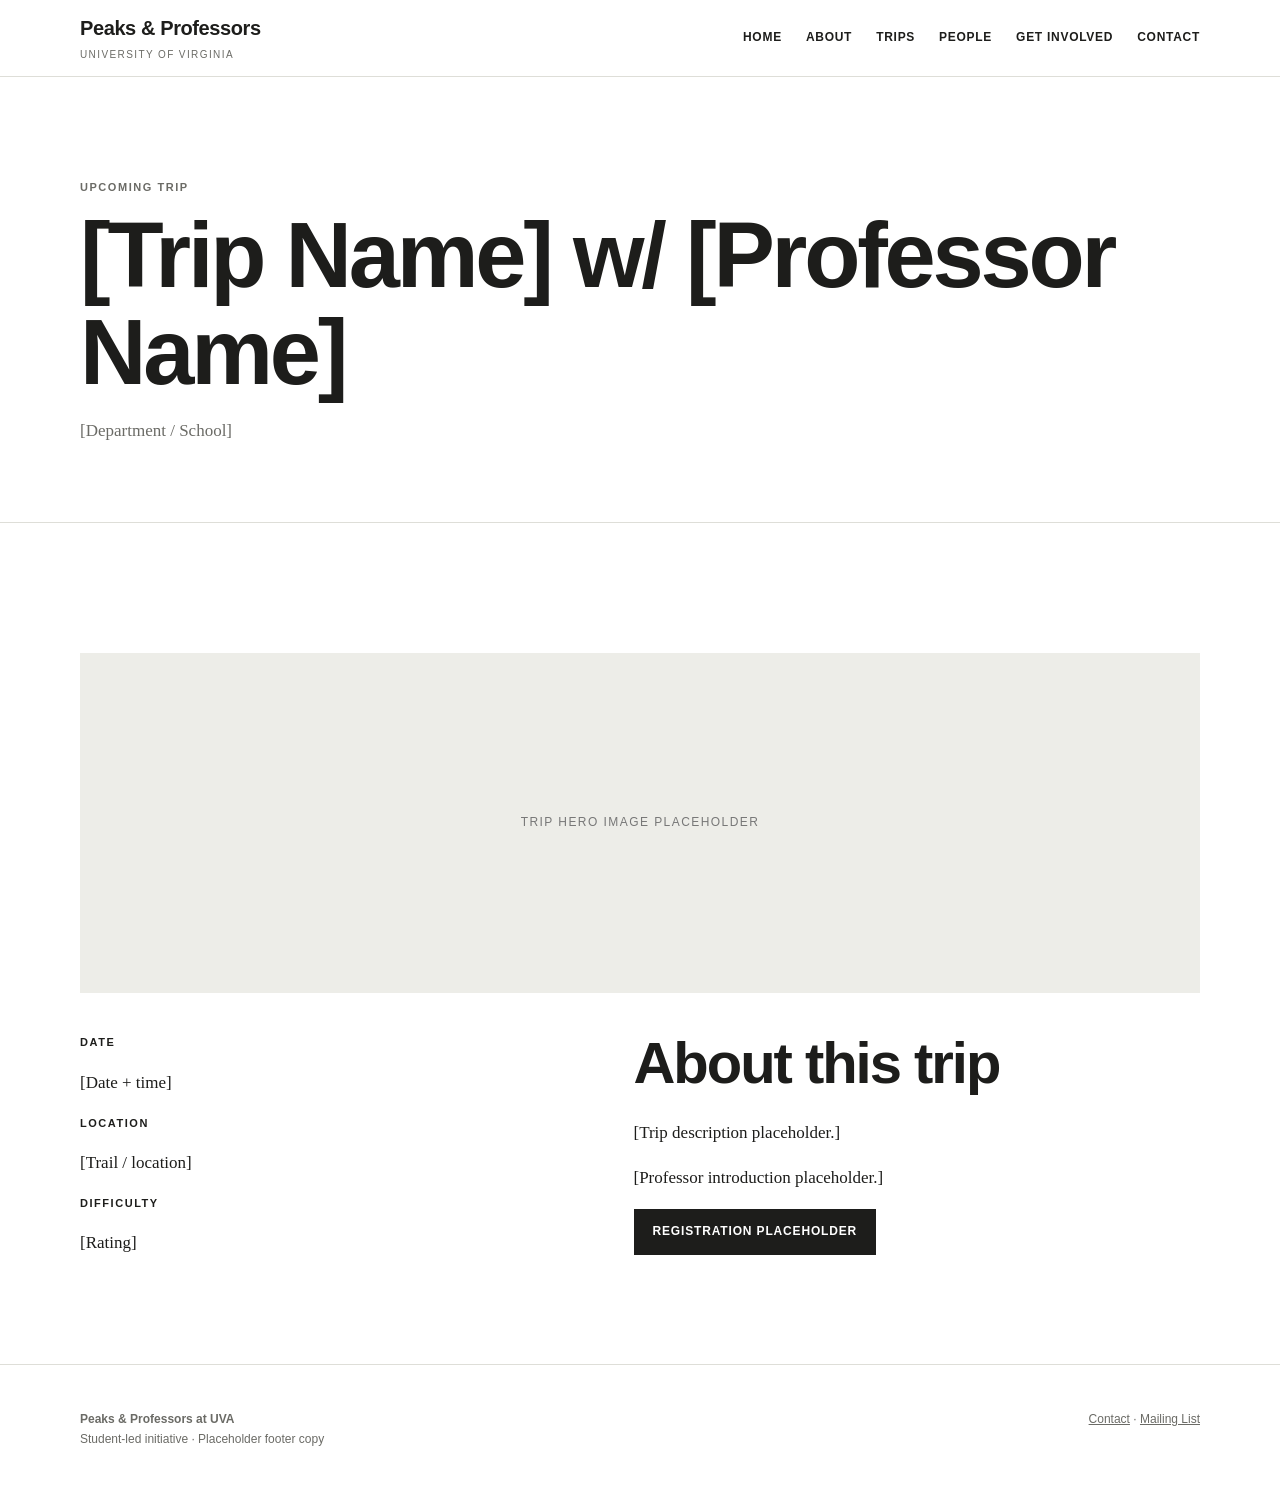
<file: Downloads/peaks-profs-uva-starter-v3/trip-detail.html>
<!doctype html>
<html lang="en">
<head>
<meta charset="utf-8">
<meta name="viewport" content="width=device-width,initial-scale=1">
<title>Trip Detail | Peaks & Professors UVA</title>
<link rel="stylesheet" href="styles.css">
</head>
<body>

<header>
  <div class="wrap header-inner">
    <a class="brand" href="index.html">Peaks &amp; Professors<small>UNIVERSITY OF VIRGINIA</small></a>
    <button class="menu" aria-expanded="false">MENU</button>
    <nav>
      <a href="index.html">HOME</a>
      <a href="about.html">ABOUT</a>
      <a href="trips.html">TRIPS</a>
      <a href="people.html">PEOPLE</a>
      <a href="join.html">GET INVOLVED</a>
      <a href="contact.html">CONTACT</a>
    </nav>
  </div>
</header>

<main>
<section class="page-head"><div class="wrap"><p class="section-label">UPCOMING TRIP</p><h1>[Trip Name] w/ [Professor Name]</h1><p>[Department / School]</p></div></section>
<section class="section"><div class="wrap"><div class="placeholder-banner">TRIP HERO IMAGE PLACEHOLDER</div><div class="two-col">
<div><p class="meta">DATE</p><p>[Date + time]</p><p class="meta">LOCATION</p><p>[Trail / location]</p><p class="meta">DIFFICULTY</p><p>[Rating]</p></div>
<div><h2>About this trip</h2><p>[Trip description placeholder.]</p><p>[Professor introduction placeholder.]</p><a class="button dark" href="#">REGISTRATION PLACEHOLDER</a></div>
</div></div></section>
</main>

<footer class="footer">
  <div class="wrap footer-grid">
    <div>
      <strong>Peaks &amp; Professors at UVA</strong><br>
      Student-led initiative · Placeholder footer copy
    </div>
    <div>
      <a href="contact.html">Contact</a> ·
      <a href="join.html">Mailing List</a>
    </div>
  </div>
</footer>
<script src="script.js"></script>

</body></html>
</file>
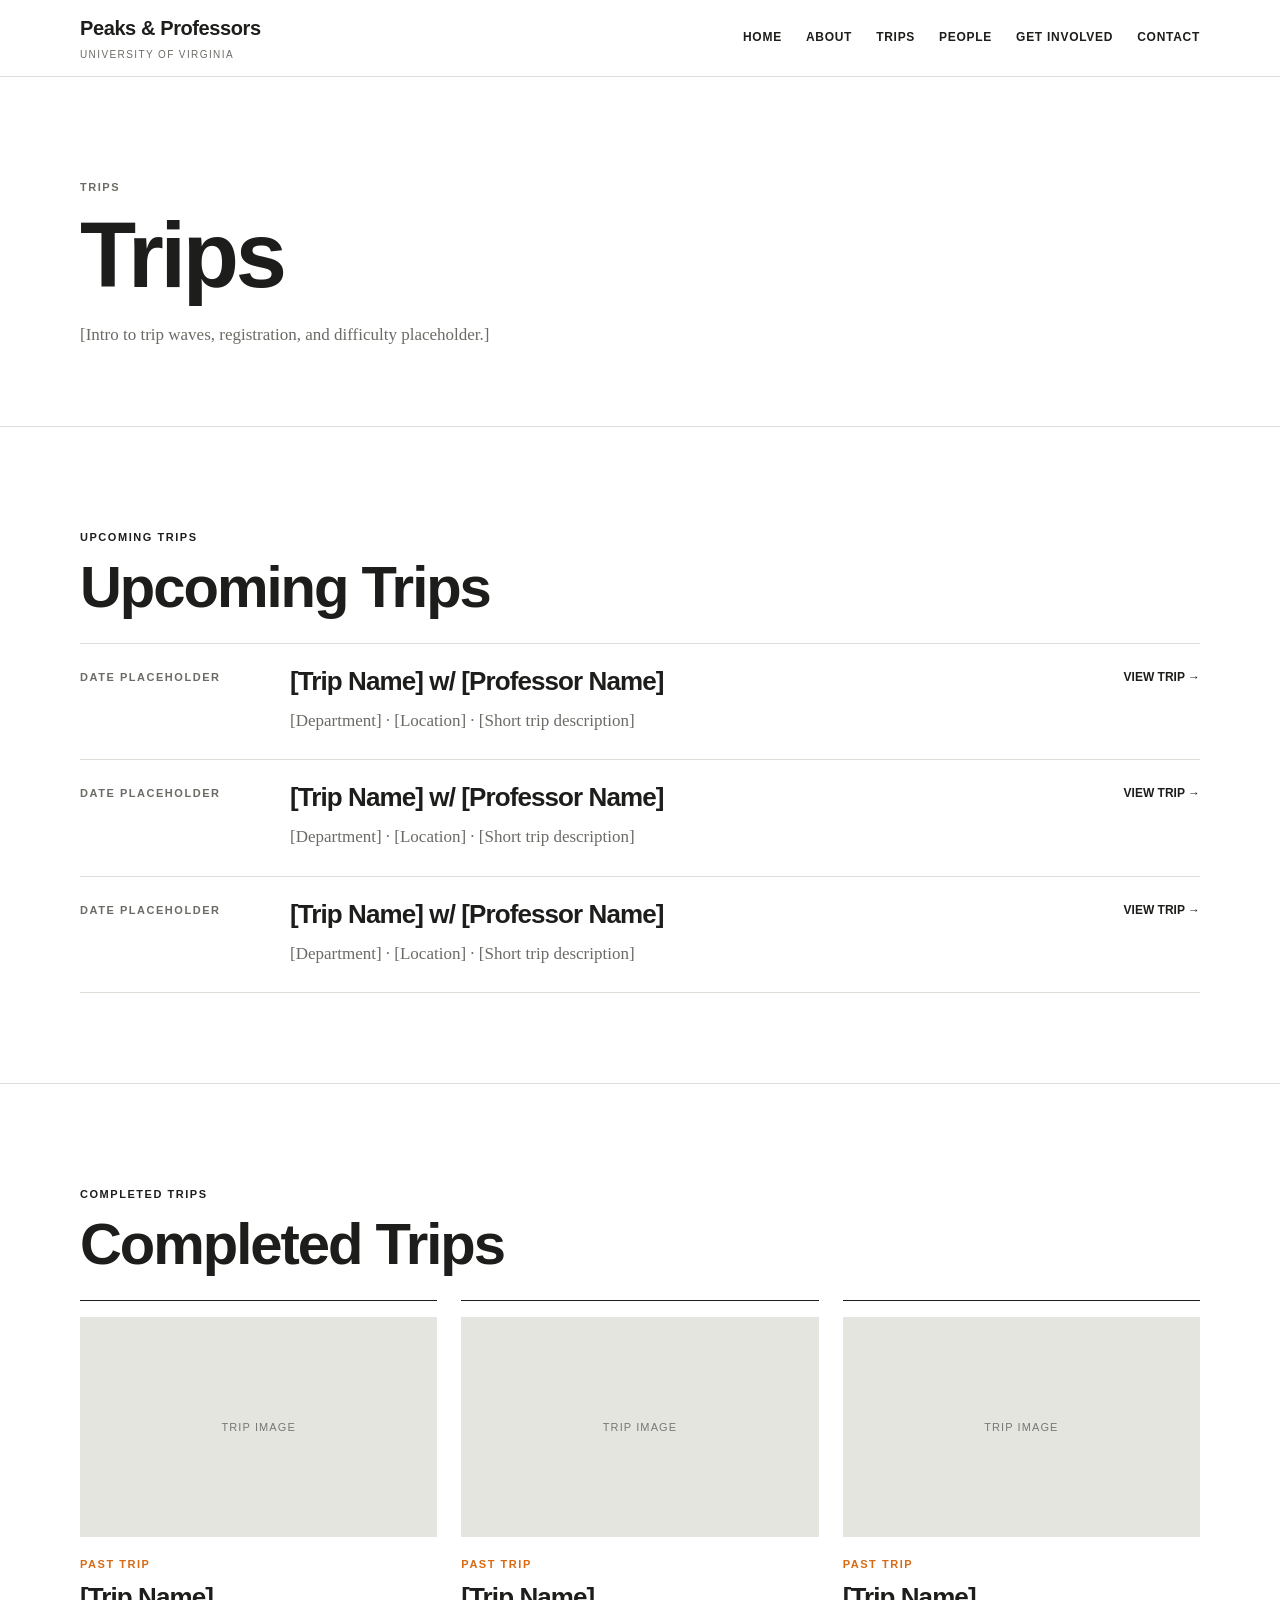
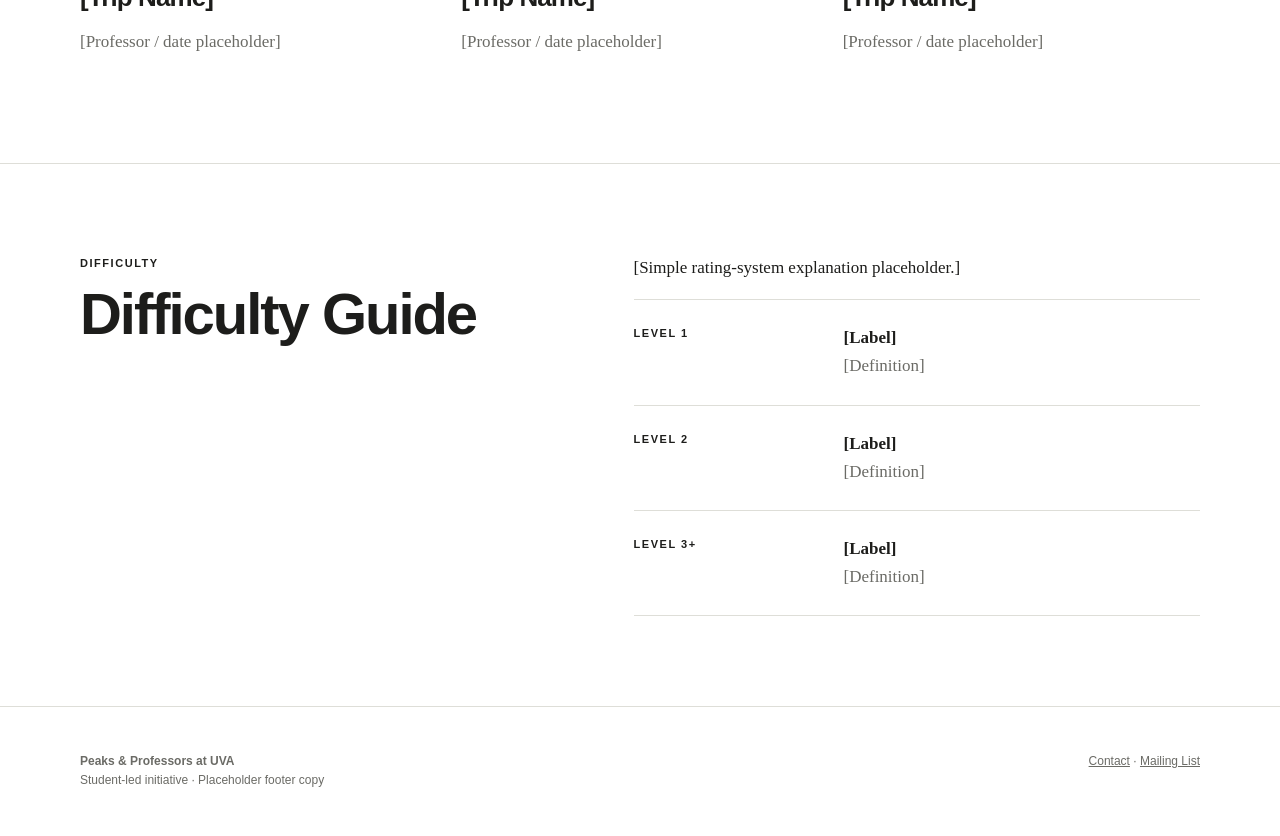
<file: Downloads/peaks-profs-uva-starter-v3/trips.html>
<!doctype html>
<html lang="en">
<head>
<meta charset="utf-8">
<meta name="viewport" content="width=device-width,initial-scale=1">
<title>Trips | Peaks & Professors UVA</title>
<link rel="stylesheet" href="styles.css">
</head>
<body>

<header>
  <div class="wrap header-inner">
    <a class="brand" href="index.html">Peaks &amp; Professors<small>UNIVERSITY OF VIRGINIA</small></a>
    <button class="menu" aria-expanded="false">MENU</button>
    <nav>
      <a href="index.html">HOME</a>
      <a href="about.html">ABOUT</a>
      <a href="trips.html">TRIPS</a>
      <a href="people.html">PEOPLE</a>
      <a href="join.html">GET INVOLVED</a>
      <a href="contact.html">CONTACT</a>
    </nav>
  </div>
</header>

<main>
<section class="page-head"><div class="wrap"><p class="section-label">TRIPS</p><h1>Trips</h1><p>[Intro to trip waves, registration, and difficulty placeholder.]</p></div></section>
<section class="section" id="upcoming"><div class="wrap"><p class="section-label">UPCOMING TRIPS</p><h2>Upcoming Trips</h2>
<div class="list">
  <article class="list-item"><div><p class="meta">DATE PLACEHOLDER</p></div><div><h3>[Trip Name] w/ [Professor Name]</h3><p>[Department] · [Location] · [Short trip description]</p></div><a href="trip-detail.html">VIEW TRIP →</a></article>
  <article class="list-item"><div><p class="meta">DATE PLACEHOLDER</p></div><div><h3>[Trip Name] w/ [Professor Name]</h3><p>[Department] · [Location] · [Short trip description]</p></div><a href="trip-detail.html">VIEW TRIP →</a></article>
  <article class="list-item"><div><p class="meta">DATE PLACEHOLDER</p></div><div><h3>[Trip Name] w/ [Professor Name]</h3><p>[Department] · [Location] · [Short trip description]</p></div><a href="trip-detail.html">VIEW TRIP →</a></article>
</div></div></section>
<section class="section" id="completed"><div class="wrap"><p class="section-label">COMPLETED TRIPS</p><h2>Completed Trips</h2>
<div class="card-grid">
  <article class="card"><div class="card-image">TRIP IMAGE</div><p class="meta">PAST TRIP</p><h3>[Trip Name]</h3><p>[Professor / date placeholder]</p></article>
  <article class="card"><div class="card-image">TRIP IMAGE</div><p class="meta">PAST TRIP</p><h3>[Trip Name]</h3><p>[Professor / date placeholder]</p></article>
  <article class="card"><div class="card-image">TRIP IMAGE</div><p class="meta">PAST TRIP</p><h3>[Trip Name]</h3><p>[Professor / date placeholder]</p></article>
</div></div></section>
<section class="section" id="difficulty"><div class="wrap two-col"><div><p class="section-label">DIFFICULTY</p><h2>Difficulty Guide</h2></div><div><p>[Simple rating-system explanation placeholder.]</p><div class="list">
<div class="list-item"><div class="meta">LEVEL 1</div><div><strong>[Label]</strong><p>[Definition]</p></div><span></span></div>
<div class="list-item"><div class="meta">LEVEL 2</div><div><strong>[Label]</strong><p>[Definition]</p></div><span></span></div>
<div class="list-item"><div class="meta">LEVEL 3+</div><div><strong>[Label]</strong><p>[Definition]</p></div><span></span></div>
</div></div></div></section>
</main>

<footer class="footer">
  <div class="wrap footer-grid">
    <div>
      <strong>Peaks &amp; Professors at UVA</strong><br>
      Student-led initiative · Placeholder footer copy
    </div>
    <div>
      <a href="contact.html">Contact</a> ·
      <a href="join.html">Mailing List</a>
    </div>
  </div>
</footer>
<script src="script.js"></script>

</body></html>
</file>
<file: Downloads/peaks-profs-uva-starter-v3/styles.css>
:root{
  --bg:#ffffff;
  --text:#1d1d1b;
  --muted:#6b6b66;
  --line:#deded8;
  --accent:#d86a13;
  --max:1120px;

  /* CHANGE THESE TWO LINES TO CHANGE MOST OF THE SITE FONTS */
  --heading:"Helvetica Neue", Arial, sans-serif;
  --body:"Georgia", "Times New Roman", serif;
  --ui:"Helvetica Neue", Arial, sans-serif;
}
*{box-sizing:border-box}
html{scroll-behavior:smooth}
body{margin:0;background:var(--bg);color:var(--text);font-family:var(--body);font-size:17px;line-height:1.65}
a{color:inherit;text-decoration:none}
img{display:block;width:100%;height:100%;object-fit:cover}
button,input{font:inherit}
.wrap{width:min(var(--max),calc(100% - 48px));margin:auto}
header{border-bottom:1px solid var(--line);background:#fff;position:sticky;top:0;z-index:20}
.header-inner{height:76px;display:flex;align-items:center;justify-content:space-between;gap:28px}
.brand{font-family:var(--heading);font-size:20px;font-weight:700;letter-spacing:-.02em}
.brand small{display:block;font-family:var(--ui);font-size:10px;font-weight:500;letter-spacing:.14em;color:var(--muted);margin-top:2px}
nav{display:flex;align-items:center;gap:24px;font-family:var(--ui);font-size:12px;font-weight:600;letter-spacing:.06em}
nav a:hover,nav a.active{color:var(--accent)}
.menu{display:none;background:none;border:1px solid var(--line);padding:8px 10px}
.hero{position:relative;min-height:520px;background:#ecece7;display:flex;align-items:flex-end;overflow:hidden}
.hero-image,.image-placeholder{position:absolute;inset:0}
.image-placeholder{display:grid;place-items:center;background:linear-gradient(135deg,#e8e8e2,#c9c9c0);font-family:var(--ui);font-size:12px;letter-spacing:.12em;color:#666}
.hero::after{content:"";position:absolute;inset:0;background:linear-gradient(0deg,rgba(0,0,0,.48),rgba(0,0,0,.02) 65%)}
.hero-copy{position:relative;z-index:2;color:#fff;padding:60px 0}
.eyebrow,.section-label,.meta{font-family:var(--ui);font-size:11px;font-weight:600;letter-spacing:.14em;text-transform:uppercase}
h1,h2,h3{font-family:var(--heading);line-height:1.05;letter-spacing:-.035em;margin-top:0}
h1{font-size:clamp(54px,8vw,92px);margin-bottom:15px}
h2{font-size:clamp(36px,5vw,58px);margin-bottom:25px}
h3{font-size:26px;margin-bottom:12px}
.hero-copy p{max-width:640px;margin:0;font-size:20px}
.section{padding:90px 0;border-bottom:1px solid var(--line)}
.two-col{display:grid;grid-template-columns:.9fr 1.1fr;gap:90px}
.two-col p:first-child{margin-top:0}
.lead{font-size:23px;line-height:1.55}
.button{display:inline-block;border:1px solid var(--text);padding:12px 18px;font-family:var(--ui);font-size:12px;font-weight:600;letter-spacing:.07em}
.button.dark{background:var(--text);color:#fff}
.button:hover{background:var(--text);color:#fff}
.subscribe{background:#f1f0eb}
.subscribe-grid{display:grid;grid-template-columns:1fr 1fr;gap:70px;align-items:start}
.form-grid{display:grid;grid-template-columns:1fr 1fr;gap:12px}
form label{display:block;font-family:var(--ui);font-size:10px;font-weight:600;letter-spacing:.1em}
form label.full{grid-column:1/-1}
input{width:100%;margin-top:6px;padding:13px;border:1px solid #bdbdb7;background:#fff}
form button{margin-top:12px;border:0;background:var(--text);color:#fff;padding:13px 18px;font-family:var(--ui);font-size:12px;font-weight:600;letter-spacing:.08em;cursor:pointer}
.form-note{grid-column:1/-1;color:var(--muted);font-family:var(--ui);font-size:12px}
.card-grid{display:grid;grid-template-columns:repeat(3,1fr);gap:24px}
.card{border-top:1px solid var(--text);padding-top:16px}
.card-image{height:220px;background:#e5e5df;display:grid;place-items:center;margin-bottom:18px;font-family:var(--ui);font-size:11px;letter-spacing:.1em;color:#777}
.card p{color:var(--muted)}
.card .meta{color:var(--accent)}
.list{border-top:1px solid var(--line)}
.list-item{display:grid;grid-template-columns:180px 1fr auto;gap:30px;padding:24px 0;border-bottom:1px solid var(--line);align-items:start}
.list-item p{margin:0;color:var(--muted)}
.list-item a{font-family:var(--ui);font-size:12px;font-weight:600}
.page-head{padding:90px 0 60px;border-bottom:1px solid var(--line)}
.page-head p{max-width:680px;color:var(--muted)}
.placeholder-banner{height:340px;background:#ededE8;display:grid;place-items:center;font-family:var(--ui);font-size:12px;letter-spacing:.12em;color:#777;margin:40px 0}
.faq details{border-top:1px solid var(--line);padding:20px 0}
.faq details:last-child{border-bottom:1px solid var(--line)}
.faq summary{font-family:var(--heading);font-size:21px;font-weight:600;cursor:pointer}
.faq p{max-width:760px;color:var(--muted)}
.footer{padding:45px 0;font-family:var(--ui);font-size:12px;color:var(--muted)}
.footer-grid{display:flex;justify-content:space-between;gap:30px}
.footer a{text-decoration:underline}
.contact-box{max-width:680px;border-top:1px solid var(--line);padding-top:25px}
@media(max-width:800px){
  .menu{display:block}
  nav{display:none;position:absolute;top:75px;left:0;right:0;background:#fff;border-bottom:1px solid var(--line);padding:20px 24px;flex-direction:column;align-items:flex-start}
  nav.open{display:flex}
  .two-col,.subscribe-grid,.card-grid{grid-template-columns:1fr}
  .two-col,.subscribe-grid{gap:35px}
  .list-item{grid-template-columns:1fr;gap:8px}
}
@media(max-width:520px){
  .wrap{width:calc(100% - 32px)}
  .header-inner{height:68px}
  nav{top:67px}
  .hero{min-height:430px}
  .hero-copy{padding:40px 0}
  h1{font-size:54px}
  .section{padding:65px 0}
  .page-head{padding:65px 0 40px}
  .form-grid{grid-template-columns:1fr}
  form label.full{grid-column:auto}
  .footer-grid{flex-direction:column}
}
</file>
<file: Downloads/uva-peaks-profs-starter/styles.css>
:root {
  --navy: #232D4B;
  --orange: #E57200;
  --blue: #3A6EA5;
  --cream: #F5F1E8;
  --ink: #18202A;
  --muted: #667085;
  --white: #FFFFFF;
  --line: #DED8CD;
  --forest: #28483A;
  --max: 1180px;
}

* { box-sizing: border-box; }
html { scroll-behavior: smooth; }
body {
  margin: 0;
  font-family: "DM Sans", system-ui, -apple-system, sans-serif;
  color: var(--ink);
  background: #FAFAF7;
}
a { color: inherit; text-decoration: none; }
img { max-width: 100%; }
button, input { font: inherit; }

.site-header {
  height: 78px;
  display: flex;
  align-items: center;
  justify-content: space-between;
  padding: 0 max(24px, calc((100vw - var(--max))/2));
  position: sticky;
  top: 0;
  z-index: 100;
  background: rgba(250,250,247,.94);
  backdrop-filter: blur(12px);
  border-bottom: 1px solid rgba(35,45,75,.08);
}
.brand { display: flex; align-items: center; gap: 12px; }
.brand-mark {
  width: 42px; height: 42px; display: grid; place-items: center;
  color: var(--orange); background: var(--navy); border-radius: 50%;
  padding: 8px;
}
.brand strong { display: block; font: 700 16px "Libre Franklin", sans-serif; letter-spacing: -.02em; }
.brand small { display: block; margin-top: 2px; font-size: 11px; text-transform: uppercase; letter-spacing: .13em; color: var(--muted); }
.site-nav { display: flex; align-items: center; gap: 28px; font-size: 14px; font-weight: 600; }
.site-nav a:not(.nav-cta):hover { color: var(--orange); }
.nav-cta { background: var(--navy); color: white; padding: 11px 17px; border-radius: 999px; }
.menu-button { display:none; }

.hero {
  min-height: calc(100vh - 78px);
  position: relative;
  display: flex;
  align-items: flex-end;
  overflow: hidden;
  background:
    linear-gradient(135deg, rgba(35,45,75,.18), rgba(35,45,75,.04)),
    radial-gradient(circle at 75% 25%, rgba(229,114,0,.25), transparent 25%),
    linear-gradient(165deg, #9DB5C3 0 35%, #657D72 35% 54%, #31483E 54% 67%, #1E302B 67%);
}
.hero::before, .hero::after {
  content:"";
  position:absolute;
  bottom:-8%;
  width:70%;
  height:60%;
  background:#253C34;
  clip-path: polygon(0 100%, 42% 20%, 55% 44%, 67% 17%, 100% 100%);
}
.hero::before { left:-12%; opacity:.9; }
.hero::after { right:-25%; background:#1E302B; transform:scaleX(-1); }
.hero-overlay { position:absolute; inset:0; background:linear-gradient(90deg, rgba(18,28,44,.72) 0%, rgba(18,28,44,.30) 52%, rgba(18,28,44,.05)); z-index:1; }
.hero-content {
  width: var(--max); max-width: calc(100% - 48px); margin: 0 auto;
  padding: 110px 0 100px; position:relative; z-index:2; color:white;
}
.eyebrow, .section-kicker {
  margin:0 0 16px; text-transform:uppercase; letter-spacing:.16em; font-size:12px; font-weight:700;
}
.eyebrow { color:#FFD9B0; }
.hero h1 {
  margin:0; max-width:850px; font:800 clamp(58px, 9vw, 118px)/.88 "Libre Franklin", sans-serif;
  letter-spacing:-.065em;
}
.hero h1 span { color:#FFB35F; }
.hero-copy { max-width:650px; margin:28px 0; font-size:18px; line-height:1.65; color:rgba(255,255,255,.88); }
.hero-actions { display:flex; gap:12px; flex-wrap:wrap; }
.button {
  display:inline-flex; justify-content:center; align-items:center; min-height:48px; padding:0 20px;
  border:0; border-radius:999px; font-weight:700; cursor:pointer;
}
.button-primary { background:var(--orange); color:white; }
.button-secondary { border:1px solid rgba(255,255,255,.5); color:white; background:rgba(255,255,255,.08); }
.hero-card {
  position:absolute; right:max(24px, calc((100vw - var(--max))/2)); bottom:46px; z-index:3;
  display:flex; align-items:center; gap:12px; color:white; background:rgba(11,24,32,.55);
  border:1px solid rgba(255,255,255,.22); backdrop-filter:blur(10px); padding:14px 18px; border-radius:14px;
}
.status-dot { width:10px; height:10px; border-radius:50%; background:#B6E37C; box-shadow:0 0 0 5px rgba(182,227,124,.15); }
.mini-label { margin:0 0 2px; font-size:10px; text-transform:uppercase; letter-spacing:.12em; opacity:.7; }

.section { max-width:var(--max); margin:0 auto; padding:100px 24px; }
.intro { display:grid; grid-template-columns:1fr 1fr; gap:80px; }
.section-kicker { color:var(--orange); }
.section-kicker.light { color:#FFC786; }
h2 { margin:0; font:800 clamp(38px,5vw,64px)/1 "Libre Franklin",sans-serif; letter-spacing:-.045em; }
.intro-copy { font-size:17px; line-height:1.75; color:#49525D; }
.intro-copy p:first-child { margin-top:0; }
.text-link { display:inline-block; margin-top:12px; font-weight:700; color:var(--navy); border-bottom:2px solid var(--orange); padding-bottom:3px; }

.stats-strip {
  max-width:var(--max); margin:0 auto 40px; padding:0 24px 70px;
  display:grid; grid-template-columns:repeat(4,1fr);
}
.stats-strip article { border-left:1px solid var(--line); padding:4px 24px; }
.stats-strip strong { display:block; font-size:20px; color:var(--navy); }
.stats-strip span { color:var(--muted); font-size:13px; }

.trips-section { padding-top:70px; }
.section-heading { display:flex; justify-content:space-between; gap:30px; align-items:flex-end; margin-bottom:36px; }
.section-note { max-width:330px; margin:0; color:var(--muted); }
.card-grid { display:grid; grid-template-columns:repeat(3,1fr); gap:22px; }
.trip-card { background:white; border:1px solid #E9E4DA; border-radius:18px; overflow:hidden; box-shadow:0 10px 30px rgba(35,45,75,.06); }
.trip-image { height:260px; position:relative; overflow:hidden; }
.trip-image::before, .trip-image::after {
  content:""; position:absolute; left:-10%; right:-10%; bottom:-5%; height:80%;
  clip-path:polygon(0 100%, 24% 46%, 40% 68%, 56% 20%, 75% 58%, 100% 27%, 100% 100%);
}
.trip-image-1 { background:linear-gradient(#A7CBD5,#E4D5A8); }
.trip-image-1::before { background:#627C55; }
.trip-image-1::after { background:#324B38; height:57%; transform:translateY(22px); }
.trip-image-2 { background:linear-gradient(#ACC9DA,#F1C78E); }
.trip-image-2::before { background:#6F7550; }
.trip-image-2::after { background:#3C4C39; height:50%; }
.trip-image-3 { background:linear-gradient(#C7D7D1,#E2B97A); }
.trip-image-3::before { background:#8D6848; }
.trip-image-3::after { background:#38493B; height:54%; }
.difficulty { position:absolute; z-index:2; top:16px; left:16px; background:rgba(255,255,255,.9); padding:7px 10px; border-radius:999px; font-size:11px; font-weight:700; }
.trip-body { padding:24px; }
.trip-date { margin:0 0 8px; color:var(--orange); font-size:12px; text-transform:uppercase; letter-spacing:.12em; font-weight:700; }
.trip-body h3 { margin:0 0 10px; font:700 26px "Libre Franklin",sans-serif; color:var(--navy); }
.trip-body > p:not(.trip-date) { color:#5B6470; line-height:1.6; min-height:76px; }
.trip-meta { padding-top:17px; border-top:1px solid #EEEAE2; display:flex; justify-content:space-between; gap:12px; font-size:12px; color:#68717A; }
.fine-print { margin-top:18px; color:#8A8F95; font-size:12px; }

.feature-band { display:grid; grid-template-columns:1fr 1fr; min-height:650px; background:var(--navy); color:white; }
.feature-photo {
  min-height:540px;
  background:
    radial-gradient(circle at 30% 20%, rgba(229,114,0,.45), transparent 18%),
    linear-gradient(165deg,#91AFB0 0 38%,#557062 38% 57%,#354E42 57% 73%,#21372F 73%);
  position:relative; overflow:hidden;
}
.feature-photo::after {
  content:""; position:absolute; inset:auto -10% 0 -10%; height:70%; background:#22392F;
  clip-path:polygon(0 100%,15% 66%,31% 78%,47% 18%,62% 62%,78% 35%,100% 80%,100% 100%);
}
.feature-copy { padding:90px clamp(35px,7vw,100px); display:flex; flex-direction:column; justify-content:center; }
.feature-copy p:not(.section-kicker) { max-width:540px; color:rgba(255,255,255,.76); line-height:1.7; font-size:17px; }
.feature-list { display:grid; grid-template-columns:1fr 1fr; gap:14px 28px; margin-top:24px; padding-top:26px; border-top:1px solid rgba(255,255,255,.18); color:#F8D8B5; font-size:13px; }

.team-grid { display:grid; grid-template-columns:repeat(4,1fr); gap:18px; }
.person { background:#F3EFE6; padding:24px; border-radius:16px; }
.avatar { width:100%; aspect-ratio:1; background:linear-gradient(145deg,#D8CFC0,#9BAA9B); border-radius:12px; display:grid; place-items:center; font:800 42px "Libre Franklin"; color:white; margin-bottom:20px; }
.person h3 { margin:0 0 4px; font-size:17px; }
.person p { margin:0; color:var(--muted); font-size:13px; }

.faq-section { display:grid; grid-template-columns:.8fr 1.2fr; gap:90px; }
.accordion details { border-top:1px solid var(--line); padding:22px 0; }
.accordion details:last-child { border-bottom:1px solid var(--line); }
.accordion summary { cursor:pointer; font-weight:700; list-style:none; display:flex; justify-content:space-between; }
.accordion summary::after { content:"+"; color:var(--orange); font-size:22px; }
.accordion details[open] summary::after { content:"–"; }
.accordion p { color:var(--muted); line-height:1.65; max-width:680px; }

.join-section {
  max-width:var(--max); margin:0 auto 70px; border-radius:24px; background:var(--forest); color:white;
  padding:70px; display:grid; grid-template-columns:1fr 1fr; gap:70px; align-items:center;
}
.join-section > div > p:not(.section-kicker) { color:rgba(255,255,255,.75); line-height:1.65; }
.signup-form { display:grid; gap:14px; }
.signup-form label span { display:block; margin-bottom:6px; font-size:12px; text-transform:uppercase; letter-spacing:.1em; color:#D9E5DD; }
.signup-form input { width:100%; border:1px solid rgba(255,255,255,.28); background:rgba(255,255,255,.08); color:white; padding:14px 15px; border-radius:10px; outline:none; }
.signup-form input::placeholder { color:rgba(255,255,255,.45); }
.signup-form input:focus { border-color:#FFC786; }
.button-light { background:white; color:var(--forest); }
.form-message { margin:0; min-height:20px; color:#D5EFC7; font-size:13px; }

footer {
  max-width:var(--max); margin:0 auto; padding:35px 24px 55px; border-top:1px solid var(--line);
  display:grid; grid-template-columns:1fr auto; gap:20px; color:#5C6570; font-size:13px;
}
footer strong { color:var(--navy); font-size:15px; }
footer p { margin:6px 0 0; }
.footer-links { display:flex; gap:22px; }
.footer-note { grid-column:1/-1; color:#969A9F; }

@media (max-width: 850px) {
  .site-header { padding:0 18px; }
  .menu-button { display:block; border:0; background:var(--navy); color:white; padding:9px 12px; border-radius:999px; }
  .site-nav {
    display:none; position:absolute; top:70px; left:16px; right:16px; background:white; padding:18px;
    border:1px solid #E6E1D7; border-radius:14px; box-shadow:0 15px 35px rgba(0,0,0,.12);
    flex-direction:column; align-items:stretch; gap:8px;
  }
  .site-nav.open { display:flex; }
  .site-nav a { padding:10px; }
  .hero-content { padding-bottom:135px; }
  .hero-card { left:24px; right:auto; bottom:25px; }
  .intro, .faq-section, .join-section, .feature-band { grid-template-columns:1fr; }
  .intro { gap:35px; }
  .stats-strip { grid-template-columns:1fr 1fr; row-gap:28px; }
  .card-grid { grid-template-columns:1fr; }
  .trip-body > p:not(.trip-date) { min-height:0; }
  .feature-photo { min-height:420px; }
  .team-grid { grid-template-columns:1fr 1fr; }
  .join-section { margin:0 18px 50px; padding:44px 28px; gap:35px; }
  footer { grid-template-columns:1fr; }
  .footer-note { grid-column:auto; }
}

@media (max-width: 520px) {
  .brand small { display:none; }
  .hero h1 { font-size:56px; }
  .section { padding:75px 20px; }
  .stats-strip { grid-template-columns:1fr; }
  .stats-strip article { padding:8px 20px; }
  .team-grid { grid-template-columns:1fr 1fr; gap:10px; }
  .person { padding:12px; }
  .person h3 { font-size:14px; }
  .feature-copy { padding:65px 24px; }
  .join-section { border-radius:16px; }
}
</file>
